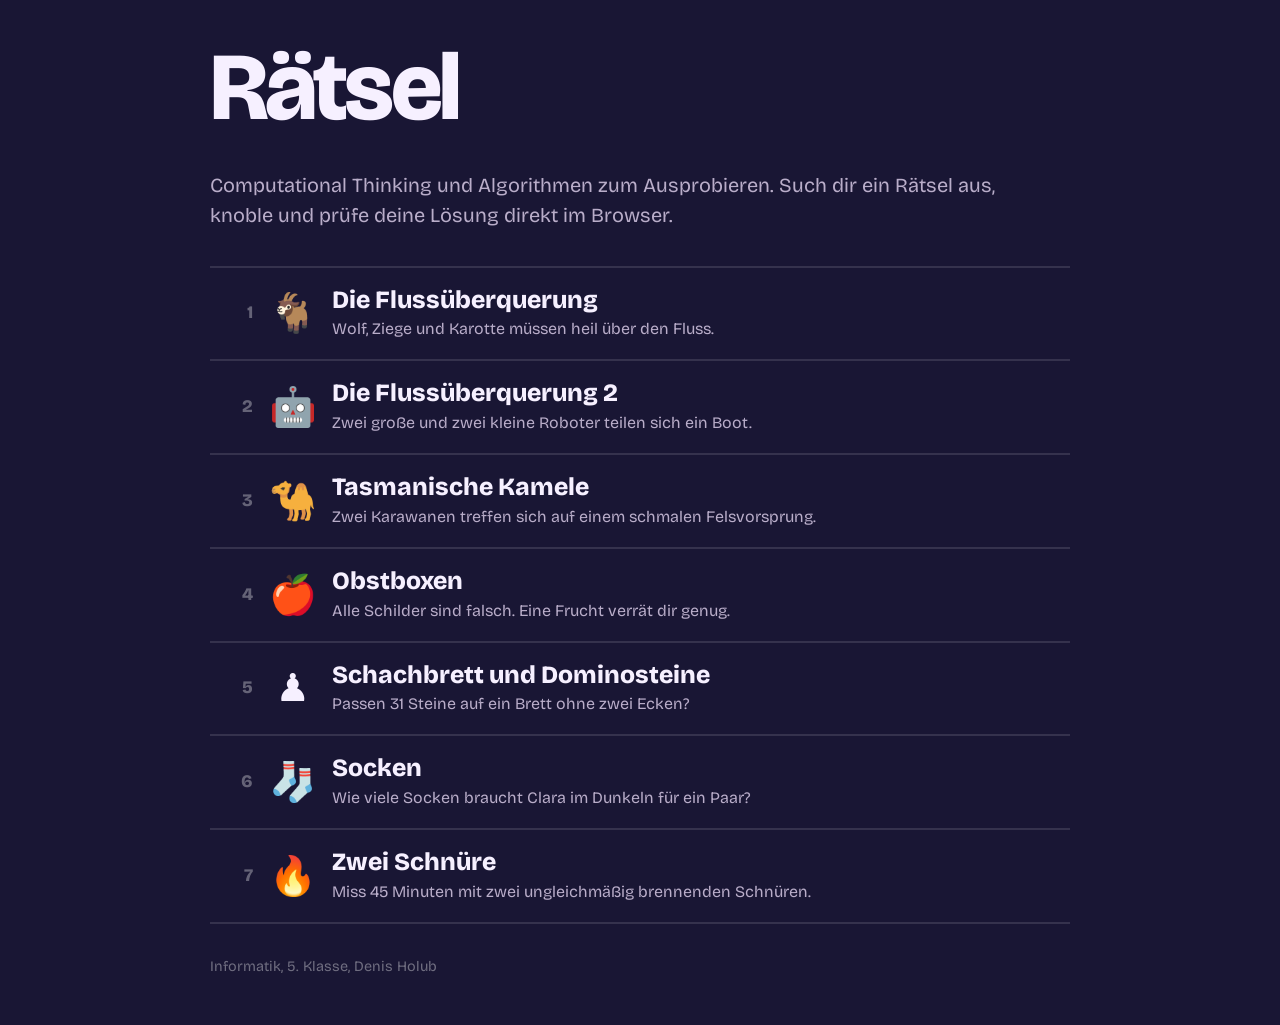
<file: index.html>
<!DOCTYPE html>
<html lang="de">
<head>
<meta charset="utf-8">
<meta name="viewport" content="width=device-width, initial-scale=1">
<title>Rätsel: Computational Thinking</title>
<link rel="preconnect" href="https://fonts.googleapis.com">
<link rel="preconnect" href="https://fonts.gstatic.com" crossorigin>
<link href="https://fonts.googleapis.com/css2?family=Bricolage+Grotesque:opsz,wght@12..96,400;12..96,600;12..96,800&display=swap" rel="stylesheet">
<link rel="stylesheet" href="common.css">
<style>
  main{max-width:900px;padding-top:40px}
  .intro h1{font-size:clamp(3rem,9vw,6rem);letter-spacing:-.04em}
  .intro p{font-size:clamp(1.05rem,2.2vw,1.25rem)}
  .list{list-style:none;margin:36px 0 0;padding:0;counter-reset:r}
  .list li{counter-increment:r;border-top:2px solid #FFFFFF1F}
  .list li:last-child{border-bottom:2px solid #FFFFFF1F}
  .list a{
    display:grid;
    grid-template-columns:2.2em 3.2rem 1fr;
    align-items:center;
    gap:14px;
    padding:18px 8px;
    color:var(--paper);
    text-decoration:none;
    border-radius:12px;
  }
  .list a::before{
    content:counter(r);
    font-weight:800;
    font-size:1.1rem;
    color:#FFFFFF55;
    text-align:right;
  }
  .list a:hover{background:#FFFFFF0D}
  .list a:hover .t{color:var(--good)}
  .ic{font-size:2.4rem;line-height:1;text-align:center}
  .t{display:block;font-size:clamp(1.2rem,2.6vw,1.55rem);font-weight:800;line-height:1.2}
  .d{display:block;color:var(--muted);margin-top:2px}
  footer{margin-top:32px;color:#FFFFFF60;font-size:.9rem}
  @media (max-width:520px){
    .list a{grid-template-columns:1.4em 2.4rem 1fr;gap:10px}
    .ic{font-size:1.9rem}
  }
</style>
</head>
<body>
<main>
  <section class="intro">
    <h1>Rätsel</h1>
    <p>Computational Thinking und Algorithmen zum Ausprobieren. Such dir ein Rätsel aus, knoble und prüfe deine Lösung direkt im Browser.</p>
  </section>

  <ol class="list">
    <li><a href="fluss.html">
      <span class="ic" aria-hidden="true">🐐</span>
      <span><span class="t">Die Flussüberquerung</span><span class="d">Wolf, Ziege und Karotte müssen heil über den Fluss.</span></span>
    </a></li>
    <li><a href="fluss.html?v=roboter">
      <span class="ic" aria-hidden="true">🤖</span>
      <span><span class="t">Die Flussüberquerung 2</span><span class="d">Zwei große und zwei kleine Roboter teilen sich ein Boot.</span></span>
    </a></li>
    <li><a href="kamele.html">
      <span class="ic" aria-hidden="true">🐪</span>
      <span><span class="t">Tasmanische Kamele</span><span class="d">Zwei Karawanen treffen sich auf einem schmalen Felsvorsprung.</span></span>
    </a></li>
    <li><a href="obstboxen.html">
      <span class="ic" aria-hidden="true">🍎</span>
      <span><span class="t">Obstboxen</span><span class="d">Alle Schilder sind falsch. Eine Frucht verrät dir genug.</span></span>
    </a></li>
    <li><a href="domino.html">
      <span class="ic" aria-hidden="true">♟️</span>
      <span><span class="t">Schachbrett und Dominosteine</span><span class="d">Passen 31 Steine auf ein Brett ohne zwei Ecken?</span></span>
    </a></li>
    <li><a href="socken.html">
      <span class="ic" aria-hidden="true">🧦</span>
      <span><span class="t">Socken</span><span class="d">Wie viele Socken braucht Clara im Dunkeln für ein Paar?</span></span>
    </a></li>
    <li><a href="schnuere.html">
      <span class="ic" aria-hidden="true">🔥</span>
      <span><span class="t">Zwei Schnüre</span><span class="d">Miss 45 Minuten mit zwei ungleichmäßig brennenden Schnüren.</span></span>
    </a></li>
  </ol>

  <footer>Informatik, 5. Klasse, Denis Holub</footer>
</main>
</body>
</html>
</file>
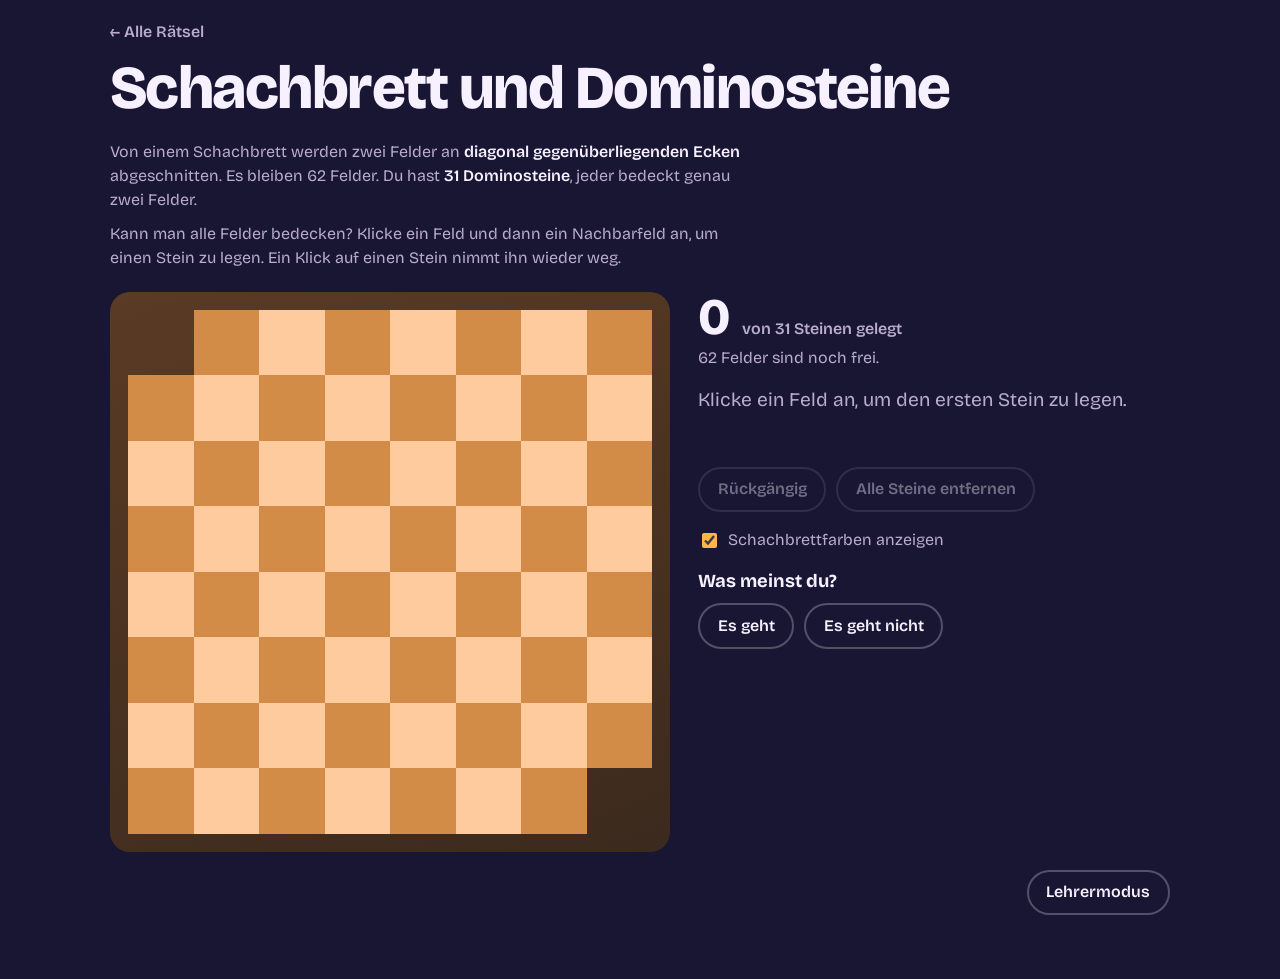
<file: domino.html>
<!DOCTYPE html>
<html lang="de">
<head>
<meta charset="utf-8">
<meta name="viewport" content="width=device-width, initial-scale=1">
<title>Schachbrett und Dominosteine</title>
<link rel="preconnect" href="https://fonts.googleapis.com">
<link rel="preconnect" href="https://fonts.gstatic.com" crossorigin>
<link href="https://fonts.googleapis.com/css2?family=Bricolage+Grotesque:opsz,wght@12..96,400;12..96,600;12..96,800&display=swap" rel="stylesheet">
<link rel="stylesheet" href="common.css">
<style>
  .play{
    display:grid;
    grid-template-columns:minmax(0,560px) 1fr;
    gap:28px;
    align-items:start;
    margin:22px 0 18px;
  }
  .board-wrap{
    padding:clamp(10px,2vw,18px);
    border-radius:20px;
    background:linear-gradient(160deg,#5A3B24,#3B2A1E);
  }
  .board{
    display:grid;
    grid-template-columns:repeat(8,1fr);
    grid-template-rows:repeat(8,1fr);
    aspect-ratio:1;
    width:100%;
  }
  .cell{
    border:0;
    padding:0;
    margin:0;
    font:inherit;
    cursor:pointer;
    background:#FDCB9E;
    position:relative;
  }
  .cell.dark{background:#D38C47}
  .board.plain .cell,.board.plain .cell.dark{background:#E9B98A}
  .cell.cut{background:transparent;cursor:default}
  .cell.selected{box-shadow:inset 0 0 0 4px var(--night)}
  .cell.option::after{
    content:"";
    position:absolute;
    inset:32%;
    border-radius:50%;
    background:#19163466;
  }
  .domino{
    margin:7%;
    border-radius:10px;
    background:var(--paper);
    border:2px solid var(--night);
    box-shadow:0 3px 0 #0005;
    cursor:pointer;
    position:relative;
    padding:0;
    font:inherit;
  }
  .domino.h{margin:7% 3.5%}
  .domino.v{margin:3.5% 7%}
  .domino::before{
    content:"";
    position:absolute;
    background:var(--night);
    opacity:.5;
  }
  .domino.h::before{left:50%;top:18%;bottom:18%;width:2px;transform:translateX(-50%)}
  .domino.v::before{top:50%;left:18%;right:18%;height:2px;transform:translateY(-50%)}
  .domino:hover{background:#FFE9EF}
  .side h2{font-size:1.15rem;margin:0 0 .4em}
  .big{font-size:clamp(2.2rem,5vw,3.2rem);font-weight:800;line-height:1}
  .big small{font-size:1rem;font-weight:600;color:var(--muted)}
  .side p{color:var(--muted);margin:.2em 0 1em}
  .tally{
    display:flex;
    gap:18px;
    margin:0 0 16px;
    padding:10px 14px;
    border:2px dashed #FFD58A80;
    border-radius:14px;
  }
  .tally span{display:flex;align-items:center;gap:.45em}
  .swatch{width:1.1em;height:1.1em;border-radius:4px;display:inline-block}
  @media (max-width:760px){
    .play{grid-template-columns:1fr}
  }
</style>
</head>
<body>
<main>
  <a class="back" href="./">← Alle Rätsel</a>
  <section class="intro">
    <h1>Schachbrett und Dominosteine</h1>
    <p>Von einem Schachbrett werden zwei Felder an <strong>diagonal gegenüberliegenden Ecken</strong> abgeschnitten. Es bleiben 62 Felder. Du hast <strong>31 Dominosteine</strong>, jeder bedeckt genau zwei Felder.</p>
    <p>Kann man alle Felder bedecken? Klicke ein Feld und dann ein Nachbarfeld an, um einen Stein zu legen. Ein Klick auf einen Stein nimmt ihn wieder weg.</p>
  </section>

  <div class="play">
    <div class="board-wrap"><div class="board" id="board"></div></div>
    <div class="side">
      <div class="big"><span id="placed">0</span> <small>von 31 Steinen gelegt</small></div>
      <p><span id="free">62</span> Felder sind noch frei.</p>

      <div class="tally" id="tally" hidden aria-live="polite">
        <span><i class="swatch" style="background:#FDCB9E"></i><b id="freeLight">0</b> helle frei</span>
        <span><i class="swatch" style="background:#D38C47"></i><b id="freeDark">0</b> dunkle frei</span>
      </div>

      <p class="status" id="status" aria-live="polite"></p>

      <div class="row">
        <button class="btn" id="undo">Rückgängig</button>
        <button class="btn" id="reset">Alle Steine entfernen</button>
      </div>
      <div class="settings">
        <label><input type="checkbox" id="colors" checked> Schachbrettfarben anzeigen</label>
      </div>

      <section class="ask">
        <h2>Was meinst du?</h2>
        <div class="row">
          <button class="btn" id="yes">Es geht</button>
          <button class="btn" id="no">Es geht nicht</button>
        </div>
        <p class="status" id="answer" aria-live="polite"></p>
      </section>
    </div>
  </div>

  <div class="row">
    <span class="grow"></span>
    <button class="btn" id="teacher">Lehrermodus</button>
  </div>

  <div class="row teacher-tools" id="teacherTools" hidden>
    <span class="label">Lehrermodus aktiv</span>
    <button class="btn" id="showSolution">Lösung zeigen</button>
    <button class="btn" id="count">Freie Felder nach Farbe zählen</button>
    <button class="btn" id="lock">Lehrermodus beenden</button>
  </div>

  <section class="solution" id="solution" hidden>
    <h2>Lösung: Es geht nicht</h2>
    <ol>
      <li>Ein Dominostein liegt immer waagrecht oder senkrecht. Er bedeckt deshalb immer <strong>ein helles und ein dunkles</strong> Feld.</li>
      <li>31 Steine bedecken also genau 31 helle und 31 dunkle Felder.</li>
      <li>Die beiden abgeschnittenen Ecken haben <strong>dieselbe Farbe</strong>. Übrig bleiben 30 helle und 32 dunkle Felder.</li>
      <li>30 helle Felder reichen nicht für 31 Steine. Egal wie man legt: Am Ende bleiben zwei dunkle Felder übrig.</li>
    </ol>
    <p>Das ist ein Beweis durch Zählen: Man muss nicht alle Möglichkeiten ausprobieren, eine einzige Beobachtung genügt.</p>
  </section>
</main>

<script src="common.js"></script>
<script>
(() => {
  const N = 8;
  const CUT = new Set(['0,0', '7,7']);
  const $ = id => document.getElementById(id);
  const boardEl = $('board'), statusEl = $('status');
  const k = (r, c) => `${r},${c}`;
  const isDark = (r, c) => (r + c) % 2 === 1;

  let occupied = new Map();
  let dominoes = [];
  let selected = null;
  let history = [];
  let nextId = 1;
  let showTally = false;
  const cells = {};

  for (let r = 0; r < N; r++) {
    for (let c = 0; c < N; c++) {
      const b = document.createElement(CUT.has(k(r, c)) ? 'div' : 'button');
      b.className = 'cell' + (isDark(r, c) ? ' dark' : '') + (CUT.has(k(r, c)) ? ' cut' : '');
      b.style.gridRow = r + 1;
      b.style.gridColumn = c + 1;
      if (!CUT.has(k(r, c))) {
        b.setAttribute('aria-label', `Feld Zeile ${r + 1}, Spalte ${c + 1}`);
        b.addEventListener('click', () => clickCell(r, c));
        cells[k(r, c)] = b;
      }
      boardEl.appendChild(b);
    }
  }

  const free = (r, c) => r >= 0 && c >= 0 && r < N && c < N && !CUT.has(k(r, c)) && !occupied.has(k(r, c));
  const neighbours = (r, c) => [[r - 1, c], [r + 1, c], [r, c - 1], [r, c + 1]].filter(([a, b]) => free(a, b));

  function setStatus(text, kind = '') {
    statusEl.textContent = text;
    statusEl.className = 'status' + (kind ? ' ' + kind : '');
  }

  function clickCell(r, c) {
    if (!free(r, c)) return;
    if (selected && selected[0] === r && selected[1] === c) {
      selected = null;
    } else if (selected && neighbours(...selected).some(([a, b]) => a === r && b === c)) {
      addDomino(selected, [r, c], true);
      selected = null;
    } else {
      selected = [r, c];
      if (neighbours(r, c).length === 0) {
        setStatus('Dieses Feld hat keinen freien Nachbarn. Hier passt kein Stein mehr hin.', 'warn');
        selected = null;
        cells[k(r, c)].animate([
          { transform: 'scale(1)' }, { transform: 'scale(.85)' }, { transform: 'scale(1)' }
        ], { duration: 300 });
        update(false);
        return;
      }
    }
    update();
  }

  function addDomino(a, b, record) {
    const d = { id: nextId++, a, b };
    const el = document.createElement('button');
    const horiz = a[0] === b[0];
    el.className = 'domino ' + (horiz ? 'h' : 'v');
    el.style.gridRow = `${Math.min(a[0], b[0]) + 1} / span ${horiz ? 1 : 2}`;
    el.style.gridColumn = `${Math.min(a[1], b[1]) + 1} / span ${horiz ? 2 : 1}`;
    el.setAttribute('aria-label', 'Dominostein entfernen');
    el.addEventListener('click', () => { removeDomino(d, true); selected = null; update(); });
    d.el = el;
    boardEl.appendChild(el);
    el.animate([{ transform: 'scale(.6)', opacity: 0 }, { transform: 'scale(1)', opacity: 1 }], { duration: 180, easing: 'ease-out' });
    dominoes.push(d);
    occupied.set(k(...a), d);
    occupied.set(k(...b), d);
    if (record) history.push({ type: 'add', d });
  }

  function removeDomino(d, record) {
    d.el.remove();
    dominoes = dominoes.filter(x => x !== d);
    occupied.delete(k(...d.a));
    occupied.delete(k(...d.b));
    if (record) history.push({ type: 'remove', d });
  }

  function undo() {
    const last = history.pop();
    if (!last) return;
    selected = null;
    if (last.type === 'add') {
      removeDomino(last.d, false);
    } else {
      addDomino(last.d.a, last.d.b, false);
      const fresh = dominoes[dominoes.length - 1];
      history.forEach(h => { if (h.d === last.d) h.d = fresh; });
    }
    update();
  }

  function reset() {
    dominoes.slice().forEach(d => removeDomino(d, false));
    history = [];
    selected = null;
    update();
  }

  function update(withStatus = true) {
    const opts = selected ? neighbours(...selected).map(([a, b]) => k(a, b)) : [];
    let freeLight = 0, freeDark = 0, anyPair = false;
    Object.entries(cells).forEach(([key, el]) => {
      const [r, c] = key.split(',').map(Number);
      el.classList.toggle('selected', !!selected && selected[0] === r && selected[1] === c);
      el.classList.toggle('option', opts.includes(key));
      if (free(r, c)) {
        if (isDark(r, c)) freeDark++; else freeLight++;
        if (!anyPair && (free(r, c + 1) || free(r + 1, c))) anyPair = true;
      }
    });
    const freeCount = freeLight + freeDark;
    $('placed').textContent = dominoes.length;
    $('free').textContent = freeCount;
    $('freeLight').textContent = freeLight;
    $('freeDark').textContent = freeDark;
    $('undo').disabled = history.length === 0;
    $('reset').disabled = dominoes.length === 0;
    if (!withStatus) return;

    if (freeCount === 0) {
      setStatus('Alle Felder sind bedeckt!', 'win');
    } else if (selected) {
      setStatus('Jetzt ein markiertes Nachbarfeld anklicken.');
    } else if (!anyPair) {
      setStatus(dominoes.length === 30
        ? 'Kein Stein passt mehr. Genau zwei Felder bleiben übrig. Zufall, oder geht es nie?'
        : `Kein Stein passt mehr. ${freeCount} Felder bleiben frei. Nimm Steine weg und versuch es anders.`, 'warn');
    } else if (dominoes.length === 0) {
      setStatus('Klicke ein Feld an, um den ersten Stein zu legen.');
    } else {
      setStatus(`Noch ${31 - dominoes.length} Steine übrig.`);
    }
  }

  $('undo').addEventListener('click', undo);
  $('reset').addEventListener('click', reset);
  $('colors').addEventListener('change', e => boardEl.classList.toggle('plain', !e.target.checked));

  const answer = $('answer');
  $('yes').addEventListener('click', () => {
    answer.className = 'status';
    answer.textContent = 'Dann zeig es: Lege alle 31 Steine auf das Brett.';
  });
  $('no').addEventListener('click', () => {
    answer.className = 'status win';
    answer.textContent = 'Richtig, es geht nicht. Aber kannst du auch erklären, warum? Ausprobieren allein ist noch kein Beweis.';
  });

  const tally = $('tally'), countBtn = $('count');
  countBtn.addEventListener('click', () => {
    showTally = !showTally;
    tally.hidden = !showTally;
    countBtn.textContent = showTally ? 'Zählung ausblenden' : 'Freie Felder nach Farbe zählen';
  });

  const hideSolution = Raetsel.toggleSolution($('showSolution'), $('solution'));
  Raetsel.initTeacher(on => {
    if (!on) {
      hideSolution();
      showTally = false;
      tally.hidden = true;
      countBtn.textContent = 'Freie Felder nach Farbe zählen';
    }
  });

  update();
})();
</script>
</body>
</html>
</file>
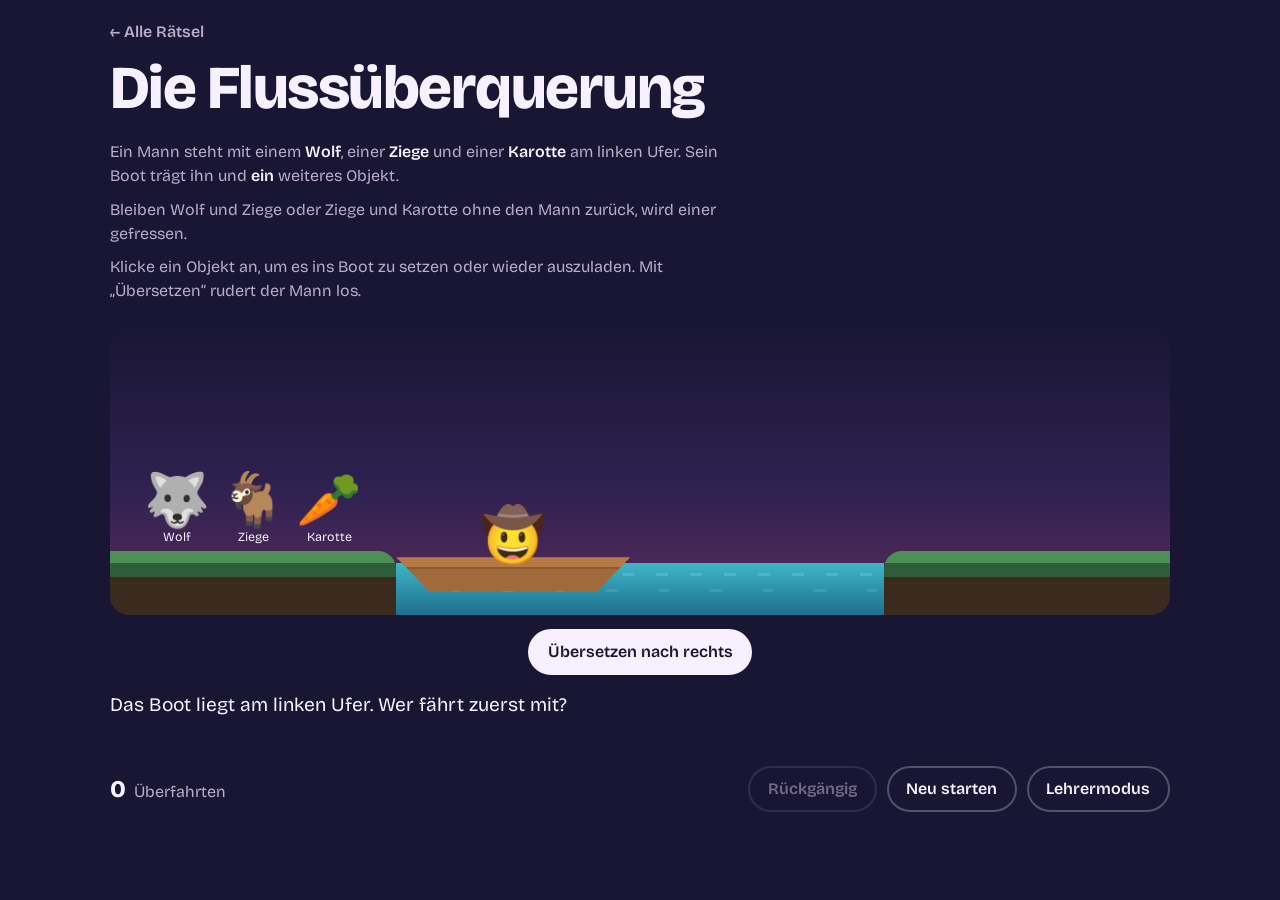
<file: fluss.html>
<!DOCTYPE html>
<html lang="de">
<head>
<meta charset="utf-8">
<meta name="viewport" content="width=device-width, initial-scale=1">
<title>Die Flussüberquerung</title>
<link rel="preconnect" href="https://fonts.googleapis.com">
<link rel="preconnect" href="https://fonts.gstatic.com" crossorigin>
<link href="https://fonts.googleapis.com/css2?family=Bricolage+Grotesque:opsz,wght@12..96,400;12..96,600;12..96,800&display=swap" rel="stylesheet">
<link rel="stylesheet" href="common.css">
<style>
  .scene{
    position:relative;
    display:grid;
    grid-template-columns:27% 1fr 27%;
    min-height:clamp(210px,26vw,290px);
    margin:22px 0 18px;
    border-radius:20px;
    overflow:hidden;
    background:linear-gradient(180deg, var(--night) 0%, var(--dusk) 55%, var(--plum) 100%);
  }
  .bank{
    position:relative;
    display:flex;
    flex-wrap:wrap;
    align-content:flex-end;
    align-items:flex-end;
    justify-content:center;
    gap:2px 4px;
    padding:14px 6px 70px;
  }
  .bank::after{
    content:"";
    position:absolute;
    left:0;right:0;bottom:0;
    height:64px;
    background:linear-gradient(180deg,#4E8F55 0 12px,#2F5D3A 12px 26px,#3B2A1E 26px 100%);
    z-index:0;
  }
  .bank.l::after{border-radius:0 18px 0 0}
  .bank.r::after{border-radius:18px 0 0 0}
  .river{position:relative}
  .water{
    position:absolute;
    left:0;right:0;bottom:0;
    height:52px;
    background:
      repeating-linear-gradient(90deg, transparent 0 22px, #FFFFFF22 22px 34px) 0 10px / 100% 3px no-repeat,
      repeating-linear-gradient(90deg, transparent 0 40px, #FFFFFF18 40px 52px) 14px 26px / 100% 3px no-repeat,
      linear-gradient(180deg,#3FB6C8,#1E6F8C);
  }
  .boat{
    position:absolute;
    bottom:24px;
    left:0;
    width:48%;
    display:flex;
    flex-direction:column;
    align-items:center;
    transition:transform 1.1s cubic-bezier(.45,.05,.35,1);
    z-index:2;
  }
  .boat.right{transform:translateX(108.3333%)}
  .load{
    display:flex;
    align-items:flex-end;
    justify-content:center;
    gap:0 2px;
    min-height:3em;
    margin-bottom:-.45em;
  }
  .hull{
    width:100%;
    height:34px;
    background:linear-gradient(180deg,#B57A45 0 30%,#8A5A31 30% 36%,#A06A3A 36% 100%);
    clip-path:polygon(0 0,100% 0,86% 100%,14% 100%);
  }
  .item{
    position:relative;
    z-index:1;
    font:inherit;
    background:none;
    border:0;
    padding:2px 3px;
    color:var(--paper);
    display:flex;
    flex-direction:column;
    align-items:center;
    line-height:1;
    border-radius:10px;
    cursor:pointer;
  }
  .item:disabled{cursor:default}
  .item .ic{font-size:clamp(1.8rem,4.4vw,3.3rem)}
  .item.tall .ic{font-size:clamp(2.3rem,5.8vw,4.3rem)}
  .item.small .ic{font-size:clamp(1.2rem,2.9vw,2.1rem)}
  .item .nm{font-size:clamp(.62rem,1.3vw,.78rem);color:var(--paper);margin-top:3px;white-space:nowrap}
  .boat .item .nm{display:none}
  .ferry{cursor:default}
  .item.eaten .ic{filter:grayscale(1);opacity:.35}
  .item.eaten::after{
    content:"";
    position:absolute;
    left:15%;right:15%;top:40%;
    height:4px;
    background:var(--bad);
    transform:rotate(-20deg);
    border-radius:2px;
  }
  .cross-row{display:flex;justify-content:center;margin:-4px 0 16px}
  @media (max-width:640px){
    .scene{grid-template-columns:30% 1fr 30%}
    .item .nm{display:none}
  }
</style>
</head>
<body>
<main>
  <a class="back" href="./">← Alle Rätsel</a>
  <section class="intro">
    <h1 id="title">Die Flussüberquerung</h1>
    <div id="introText"></div>
  </section>

  <div class="scene" id="scene">
    <div class="bank l" id="bankL" aria-label="Linkes Ufer"></div>
    <div class="river">
      <div class="water" aria-hidden="true"></div>
      <div class="boat" id="boat">
        <div class="load" id="load"></div>
        <div class="hull" aria-hidden="true"></div>
      </div>
    </div>
    <div class="bank r" id="bankR" aria-label="Rechtes Ufer"></div>
  </div>

  <div class="cross-row"><button class="btn primary" id="cross">Übersetzen</button></div>

  <p class="status" id="status" aria-live="polite"></p>

  <div class="row">
    <span class="counter grow"><b id="count">0</b> Überfahrten</span>
    <button class="btn" id="undo">Rückgängig</button>
    <button class="btn" id="reset">Neu starten</button>
    <button class="btn" id="teacher">Lehrermodus</button>
  </div>

  <div class="row teacher-tools" id="teacherTools" hidden>
    <span class="label">Lehrermodus aktiv</span>
    <button class="btn" id="showSolution">Lösung zeigen</button>
    <button class="btn" id="demo">Lösung vorführen</button>
    <button class="btn" id="lock">Lehrermodus beenden</button>
  </div>

  <section class="solution" id="solution" hidden>
    <h2>Lösung</h2>
    <ol id="solutionList"></ol>
    <p id="solutionNote"></p>
  </section>
</main>

<script src="common.js"></script>
<script>
(() => {
  const VARIANTS = {
    bauer: {
      title: 'Die Flussüberquerung',
      intro: [
        'Ein Mann steht mit einem <strong>Wolf</strong>, einer <strong>Ziege</strong> und einer <strong>Karotte</strong> am linken Ufer. Sein Boot trägt ihn und <strong>ein</strong> weiteres Objekt.',
        'Bleiben Wolf und Ziege oder Ziege und Karotte ohne den Mann zurück, wird einer gefressen.',
        'Klicke ein Objekt an, um es ins Boot zu setzen oder wieder auszuladen. Mit „Übersetzen“ rudert der Mann los.'
      ],
      ferryman: { icon: '🤠', name: 'Mann' },
      items: [
        { id: 'wolf', icon: '🐺', name: 'Wolf' },
        { id: 'ziege', icon: '🐐', name: 'Ziege' },
        { id: 'karotte', icon: '🥕', name: 'Karotte' }
      ],
      capacity: load => load.length > 1 ? 'Neben dem Mann passt nur ein Objekt ins Boot.' : null,
      needsDriver: false,
      danger(ids) {
        const h = new Set(ids);
        if (h.has('wolf') && h.has('ziege')) return { eater: 'wolf', eaten: 'ziege', msg: 'Oh nein! Der Wolf hat die Ziege gefressen.' };
        if (h.has('ziege') && h.has('karotte')) return { eater: 'ziege', eaten: 'karotte', msg: 'Oh nein! Die Ziege hat die Karotte gefressen.' };
        return null;
      },
      optimal: 7,
      solution: [['ziege'], [], ['wolf'], ['ziege'], ['karotte'], [], ['ziege']],
      steps: [
        'Die Ziege hinüberbringen.',
        'Allein zurückrudern.',
        'Den Wolf hinüberbringen.',
        'Die Ziege wieder mit zurücknehmen.',
        'Die Karotte hinüberbringen.',
        'Allein zurückrudern.',
        'Die Ziege hinüberbringen.'
      ],
      note: 'In Schritt 3 kann man auch zuerst die Karotte und in Schritt 5 dann den Wolf holen. Beide Wege brauchen 7 Überfahrten. Der Trick: Die Ziege darf wieder zurückfahren.'
    },
    roboter: {
      title: 'Die Flussüberquerung 2',
      intro: [
        'Zwei <strong>Tallbots</strong> (große Roboter) und zwei <strong>Smallbots</strong> (kleine Roboter) wollen über den Fluss.',
        'Im Boot dürfen höchstens zwei Smallbots oder ein einziger Tallbot sein. Ohne Roboter an Bord bewegt sich das Boot nicht.',
        'Klicke einen Roboter an, um ihn ins Boot zu setzen oder wieder auszuladen. Mit „Übersetzen“ fährt das Boot los.'
      ],
      ferryman: null,
      items: [
        { id: 't1', icon: '🤖', name: 'Tallbot 1', size: 'tall' },
        { id: 't2', icon: '🤖', name: 'Tallbot 2', size: 'tall' },
        { id: 's1', icon: '🤖', name: 'Smallbot 1', size: 'small' },
        { id: 's2', icon: '🤖', name: 'Smallbot 2', size: 'small' }
      ],
      capacity(load) {
        const tall = load.filter(i => i.size === 'tall').length;
        const small = load.length - tall;
        if (tall > 1 || (tall === 1 && small > 0)) return 'Ein Tallbot braucht das ganze Boot und fährt immer allein.';
        if (small > 2) return 'Höchstens zwei Smallbots passen ins Boot.';
        return null;
      },
      needsDriver: true,
      danger: () => null,
      optimal: 9,
      solution: [['s1', 's2'], ['s1'], ['t1'], ['s2'], ['s1', 's2'], ['s1'], ['t2'], ['s2'], ['s1', 's2']],
      steps: [
        'Beide Smallbots fahren hinüber.',
        'Ein Smallbot fährt zurück.',
        'Ein Tallbot fährt hinüber.',
        'Der andere Smallbot fährt zurück.',
        'Beide Smallbots fahren hinüber.',
        'Ein Smallbot fährt zurück.',
        'Der zweite Tallbot fährt hinüber.',
        'Der andere Smallbot fährt zurück.',
        'Beide Smallbots fahren hinüber.'
      ],
      note: 'Die Smallbots sind die „Fährleute“: Nach jedem Tallbot muss ein Smallbot das Boot zurückbringen. Das ergibt 9 Überfahrten.'
    }
  };

  const key = new URLSearchParams(location.search).get('v') === 'roboter' ? 'roboter' : 'bauer';
  const V = VARIANTS[key];
  const { wait } = Raetsel;
  const $ = id => document.getElementById(id);

  document.title = V.title;
  $('title').textContent = V.title;
  $('introText').innerHTML = V.intro.map(p => `<p>${p}</p>`).join('');
  $('solutionList').innerHTML = V.steps.map(s => `<li>${s}</li>`).join('');
  $('solutionNote').textContent = V.note;

  const bankL = $('bankL'), bankR = $('bankR'), load = $('load'), boatEl = $('boat');
  const statusEl = $('status'), countEl = $('count');
  const crossBtn = $('cross'), undoBtn = $('undo'), resetBtn = $('reset'), demoBtn = $('demo');

  let pos = {}, boat = 'L', crossings = 0, history = [];
  let busy = false, lost = null, won = false, demoRunning = false;

  const byId = Object.fromEntries(V.items.map(i => [i.id, i]));
  const els = {};
  V.items.forEach(i => {
    const b = document.createElement('button');
    b.className = 'item' + (i.size ? ' ' + i.size : '');
    b.innerHTML = `<span class="ic" aria-hidden="true">${i.icon}</span><span class="nm">${i.name}</span>`;
    b.addEventListener('click', () => { if (!demoRunning) toggle(i.id); });
    els[i.id] = b;
  });
  let ferryEl = null;
  if (V.ferryman) {
    ferryEl = document.createElement('span');
    ferryEl.className = 'item ferry';
    ferryEl.innerHTML = `<span class="ic" aria-hidden="true">${V.ferryman.icon}</span>`;
    ferryEl.setAttribute('aria-label', V.ferryman.name + ' im Boot');
  }

  const side = s => s === 'L' ? 'links' : 'rechts';
  const inBoat = () => V.items.filter(i => pos[i.id] === 'B').map(i => i.id);

  function setStatus(text, kind = '') {
    statusEl.textContent = text;
    statusEl.className = 'status' + (kind ? ' ' + kind : '');
  }

  function shake(el) {
    el.animate([
      { transform: 'translateX(0)' }, { transform: 'translateX(-8px)' },
      { transform: 'translateX(8px)' }, { transform: 'translateX(-4px)' },
      { transform: 'translateX(0)' }
    ], { duration: 360, easing: 'ease-in-out' });
  }

  function render() {
    load.innerHTML = '';
    if (ferryEl) load.appendChild(ferryEl);
    V.items.forEach(i => {
      const p = pos[i.id];
      const target = p === 'B' ? load : p === 'L' ? bankL : bankR;
      target.appendChild(els[i.id]);
      const where = p === 'B' ? 'im Boot' : 'am ' + (p === 'L' ? 'linken' : 'rechten') + ' Ufer';
      els[i.id].setAttribute('aria-label', `${i.name}, ${where}`);
      els[i.id].disabled = busy || !!lost || won;
      els[i.id].classList.toggle('eaten', !!lost && lost.eaten === i.id);
    });
    boatEl.classList.toggle('right', boat === 'R');
    crossBtn.textContent = boat === 'L' ? 'Übersetzen nach rechts' : 'Übersetzen nach links';
    crossBtn.disabled = busy || !!lost || won || demoRunning;
    undoBtn.disabled = busy || history.length === 0 || demoRunning;
    resetBtn.disabled = demoRunning;
    countEl.textContent = crossings;
  }

  function reset() {
    V.items.forEach(i => { pos[i.id] = 'L'; });
    boat = 'L';
    crossings = 0;
    history = [];
    lost = null;
    won = false;
    busy = false;
    render();
    setStatus('Das Boot liegt am linken Ufer. Wer fährt zuerst mit?');
  }

  function toggle(id) {
    if (busy || lost || won) return;
    const item = byId[id];
    if (pos[id] === 'B') {
      pos[id] = boat;
      render();
      setStatus(`${item.name} steigt wieder aus.`);
      return;
    }
    if (pos[id] !== boat) {
      shake(els[id]);
      setStatus(`${item.name} steht am anderen Ufer. Das Boot liegt gerade ${side(boat)}.`, 'warn');
      return;
    }
    const err = V.capacity([...inBoat(), id].map(x => byId[x]));
    if (err) {
      shake(els[id]);
      setStatus(err, 'warn');
      return;
    }
    pos[id] = 'B';
    render();
    setStatus(`${item.name} steigt ins Boot.`);
  }

  async function cross() {
    if (busy || lost || won) return;
    const cargo = inBoat();
    if (V.needsDriver && cargo.length === 0) {
      shake(boatEl);
      setStatus('Das Boot bewegt sich nur, wenn ein Roboter an Bord ist.', 'warn');
      return;
    }
    const snap = { ...pos };
    cargo.forEach(id => { snap[id] = boat; });
    history.push({ pos: snap, boat });
    busy = true;
    const departed = boat;
    boat = boat === 'L' ? 'R' : 'L';
    render();
    await wait(1150);
    cargo.forEach(id => { pos[id] = boat; });
    crossings++;
    busy = false;
    evaluate(departed);
    render();
  }

  function evaluate(departed) {
    if (V.ferryman) {
      const alone = V.items.filter(i => pos[i.id] === departed).map(i => i.id);
      const d = V.danger(alone);
      if (d) {
        lost = d;
        setStatus(`${d.msg} Mach die Überfahrt rückgängig oder starte neu.`, 'warn');
        const bite = els[d.eater];
        bite.animate([
          { transform: 'scale(1) rotate(0)' }, { transform: 'scale(1.25) rotate(-8deg)' },
          { transform: 'scale(1) rotate(0)' }, { transform: 'scale(1.25) rotate(8deg)' },
          { transform: 'scale(1) rotate(0)' }
        ], { duration: 700 });
        return;
      }
    }
    if (V.items.every(i => pos[i.id] === 'R')) {
      won = true;
      setStatus(crossings <= V.optimal
        ? `Geschafft in ${crossings} Überfahrten! Weniger geht nicht.`
        : `Geschafft in ${crossings} Überfahrten! Es geht auch mit ${V.optimal}.`, 'win');
      return;
    }
    setStatus(`Das Boot liegt jetzt ${side(boat)}. Wer fährt als Nächstes mit?`);
  }

  function undo() {
    if (busy || demoRunning) return;
    const s = history.pop();
    if (!s) return;
    pos = { ...s.pos };
    boat = s.boat;
    crossings--;
    lost = null;
    won = false;
    render();
    setStatus(`Überfahrt zurückgenommen. Das Boot liegt wieder ${side(boat)}.`);
  }

  async function runDemo() {
    if (demoRunning) { demoRunning = false; return; }
    reset();
    demoRunning = true;
    demoBtn.textContent = 'Vorführung stoppen';
    render();
    setStatus('Die Vorführung läuft …');
    for (const step of V.solution) {
      for (const id of step) {
        await wait(500);
        if (!demoRunning) break;
        toggle(id);
      }
      await wait(500);
      if (!demoRunning) break;
      await cross();
      await wait(400);
      if (!demoRunning) break;
    }
    demoRunning = false;
    demoBtn.textContent = 'Lösung vorführen';
    render();
  }

  crossBtn.addEventListener('click', cross);
  undoBtn.addEventListener('click', undo);
  resetBtn.addEventListener('click', reset);
  demoBtn.addEventListener('click', runDemo);
  const hideSolution = Raetsel.toggleSolution($('showSolution'), $('solution'));
  Raetsel.initTeacher(on => {
    if (!on) {
      hideSolution();
      if (demoRunning) demoRunning = false;
    }
  });

  reset();
})();
</script>
</body>
</html>
</file>
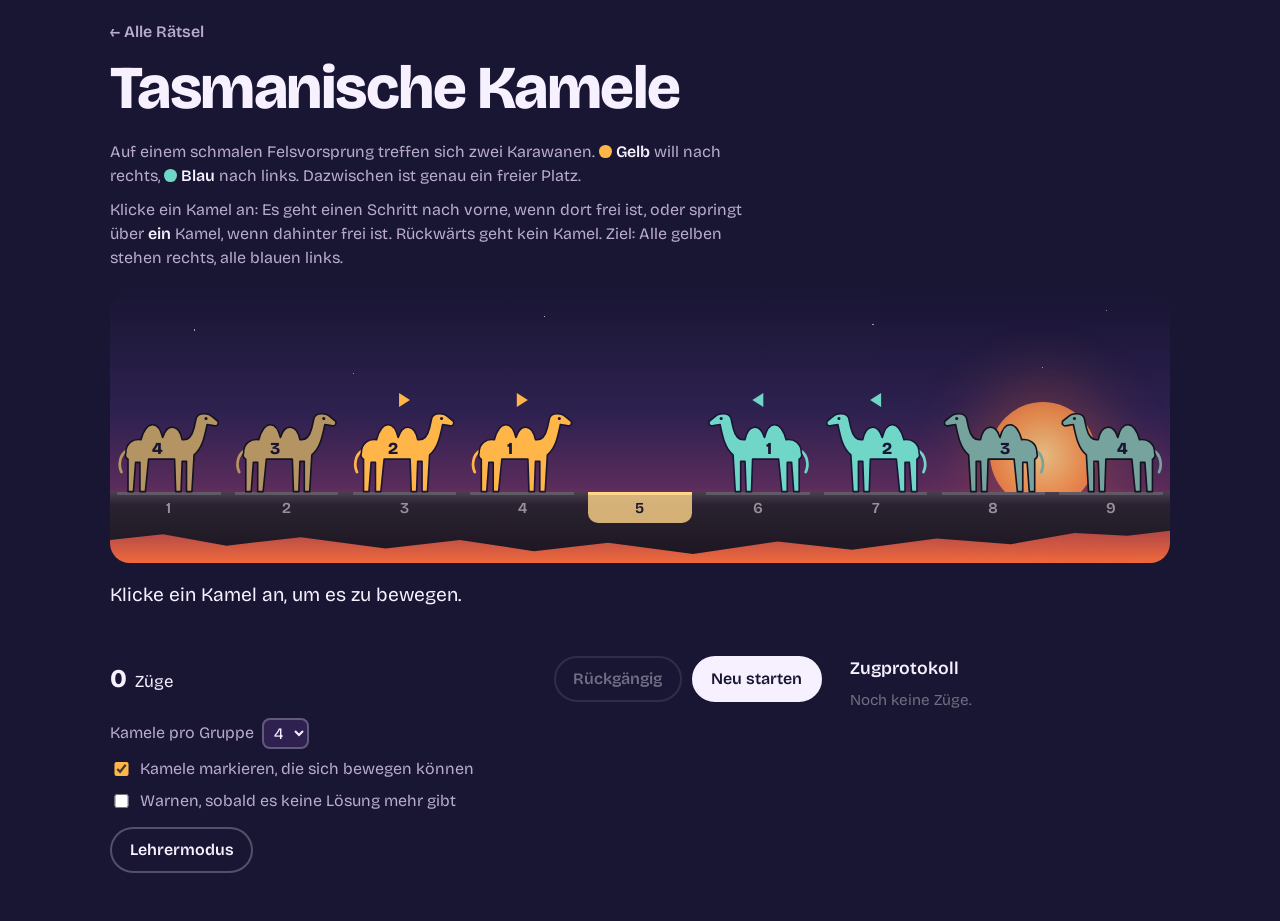
<file: kamele.html>
<!DOCTYPE html>
<html lang="de">
<head>
<meta charset="utf-8">
<meta name="viewport" content="width=device-width, initial-scale=1">
<title>Tasmanische Kamele</title>
<link rel="preconnect" href="https://fonts.googleapis.com">
<link rel="preconnect" href="https://fonts.gstatic.com" crossorigin>
<link href="https://fonts.googleapis.com/css2?family=Bricolage+Grotesque:opsz,wght@12..96,400;12..96,600;12..96,800&display=swap" rel="stylesheet">
<style>
  :root{
    --night:#191634;
    --dusk:#2E2150;
    --plum:#5A2C5C;
    --ember:#F06A3C;
    --basalt:#2A2230;
    --stone:#4A3F4E;
    --amber:#FFB547;
    --teal:#6FD6C8;
    --paper:#F6F0FF;
    --muted:#B9ADC9;
  }
  *{box-sizing:border-box}
  [hidden]{display:none !important}
  body{
    margin:0;
    background:var(--night);
    color:var(--paper);
    font-family:"Bricolage Grotesque",system-ui,-apple-system,"Segoe UI",sans-serif;
    line-height:1.5;
  }
  main{max-width:1100px;margin:0 auto;padding:20px 20px 48px}

  .intro h1{
    font-size:clamp(2.2rem,5.5vw,3.8rem);
    font-weight:800;
    line-height:1;
    letter-spacing:-.025em;
    margin:0 0 .35em;
  }
  .intro p{max-width:64ch;margin:0 0 .6em;color:var(--muted)}
  .intro strong{color:var(--paper);font-weight:600}
  .sw{display:inline-block;width:.8em;height:.8em;border-radius:50%;vertical-align:-.05em;margin-right:.25em}
  .sw.l{background:var(--amber)} .sw.r{background:var(--teal)}

  .scene{
    position:relative;
    width:100%;
    margin:22px 0 18px;
    border-radius:20px;
    overflow:hidden;
    background:
      radial-gradient(1.5px 1.5px at 8% 14%, #fff9 50%, transparent 51%),
      radial-gradient(1px 1px at 23% 30%, #fff8 50%, transparent 51%),
      radial-gradient(1.5px 1.5px at 41% 9%, #fffa 50%, transparent 51%),
      radial-gradient(1px 1px at 57% 24%, #fff7 50%, transparent 51%),
      radial-gradient(1.5px 1.5px at 72% 12%, #fff9 50%, transparent 51%),
      radial-gradient(1px 1px at 88% 28%, #fff8 50%, transparent 51%),
      radial-gradient(1px 1px at 94% 7%, #fff7 50%, transparent 51%),
      linear-gradient(180deg, var(--night) 0%, var(--dusk) 45%, var(--plum) 72%, #A5424A 86%, var(--ember) 100%);
  }
  .sun{
    position:absolute;
    right:7%;
    bottom:20%;
    width:10%;
    aspect-ratio:1;
    border-radius:50%;
    background:radial-gradient(circle, #FFD58A 0%, #FF9A4D 55%, #F06A3C 100%);
    box-shadow:0 0 60px 20px #F06A3C55;
    opacity:.85;
  }
  .ledge{
    position:absolute;
    left:0;right:0;bottom:0;
    height:26%;
    background:linear-gradient(180deg, var(--stone) 0%, var(--basalt) 18%, #1B1520 100%);
    clip-path:polygon(0 0,100% 0,100% 55%,96% 62%,91% 58%,85% 74%,78% 66%,70% 82%,63% 70%,55% 88%,47% 72%,40% 84%,33% 68%,26% 80%,18% 64%,11% 76%,5% 60%,0 68%);
  }
  .tiles{
    position:absolute;
    left:0;right:0;
    bottom:calc(26% - 1.9em);
    display:grid;
    grid-template-columns:repeat(var(--size), 1fr);
    height:1.9em;
  }
  .tile{
    display:flex;align-items:center;justify-content:center;
    margin:0 6%;
    border-radius:0 0 10px 10px;
    font-size:clamp(.7rem,1.6vw,.95rem);
    font-weight:600;
    color:#FFFFFF80;
    border-top:3px solid #FFFFFF26;
  }
  .tile.empty{
    color:var(--night);
    background:#FFD58ACC;
    border-top-color:#FFD58A;
  }

  .camels{position:absolute;inset:0 0 26% 0}
  .camel{
    position:absolute;
    bottom:-2px;
    width:calc(100% / var(--size));
    padding:0;
    border:0;
    background:none;
    cursor:pointer;
    left:0;
    will-change:transform;
    font:inherit;
    border-radius:12px;
  }
  .camel.hint svg{filter:drop-shadow(0 0 10px #fff) drop-shadow(0 0 4px #fff)}
  .camel:focus-visible{outline:3px solid var(--paper);outline-offset:2px}
  .camel.l{color:var(--amber)}
  .camel.r{color:var(--teal)}
  .hop,.shake{display:block}
  .hop{position:relative;transform-origin:50% 100%}
  .camel svg{display:block;width:92%;margin:0 auto;overflow:visible}
  .camel.r svg{transform:scaleX(-1)}
  .camel .num{
    position:absolute;
    left:40%;top:50%;
    transform:translate(-50%,-50%);
    font-weight:800;
    font-size:clamp(.65rem,1.7vw,1.05rem);
    color:var(--night);
    pointer-events:none;
  }
  .camel.r .num{left:60%}
  .camel:not(.movable) svg{filter:saturate(.55) brightness(.8)}
  .camel.movable::before{
    content:"";
    position:absolute;
    top:-14%;
    left:50%;
    width:0;height:0;
    border-top:7px solid transparent;
    border-bottom:7px solid transparent;
    transform:translateX(-50%);
  }
  .camel.l.movable::before{border-left:11px solid var(--amber)}
  .camel.r.movable::before{border-right:11px solid var(--teal)}


  .status{
    min-height:3.2em;
    font-size:clamp(1rem,2vw,1.2rem);
    margin:0 0 14px;
    max-width:70ch;
  }
  .status.win{color:#FFD58A;font-weight:600}
  .status.warn{color:#FF9C85}

  .panel{
    display:grid;
    grid-template-columns:1fr minmax(240px,320px);
    gap:28px;
    align-items:start;
  }
  .row{display:flex;flex-wrap:wrap;gap:10px;align-items:center;margin-bottom:16px}
  button.btn{
    font:inherit;
    font-weight:600;
    padding:.55em 1.1em;
    border-radius:999px;
    border:2px solid #FFFFFF40;
    background:transparent;
    color:var(--paper);
    cursor:pointer;
  }
  button.btn:hover:not(:disabled){border-color:var(--paper)}
  button.btn.primary{background:var(--paper);color:var(--night);border-color:var(--paper)}
  button.btn:disabled{opacity:.4;cursor:default}
  button.btn:focus-visible,select:focus-visible,input:focus-visible{outline:3px solid var(--amber);outline-offset:2px}
  .counter{font-size:1.05rem;margin-right:auto}
  .counter b{font-size:1.6rem;font-weight:800;margin-right:.15em}
  .settings{display:flex;flex-direction:column;gap:8px;color:var(--muted)}
  .settings label{display:flex;gap:.5em;align-items:center;cursor:pointer}
  select{
    font:inherit;
    background:var(--dusk);
    color:var(--paper);
    border:2px solid #FFFFFF40;
    border-radius:8px;
    padding:.2em .4em;
  }
  input[type=checkbox]{width:1.1em;height:1.1em;accent-color:var(--amber)}

  .teacher-tools{
    padding:12px 14px;
    border:2px dashed #FFD58A80;
    border-radius:14px;
  }
  .teacher-tools span{color:#FFD58A;font-weight:600;margin-right:auto}
  dialog{
    background:var(--dusk);
    color:var(--paper);
    border:2px solid #FFFFFF40;
    border-radius:16px;
    padding:22px 24px;
    width:min(92vw,360px);
  }
  dialog::backdrop{background:#0008}
  dialog h2{margin:0 0 .3em;font-size:1.3rem}
  dialog p{margin:0 0 .8em;color:var(--muted)}
  dialog input[type=password]{
    width:100%;
    font:inherit;
    padding:.5em .7em;
    border-radius:10px;
    border:2px solid #FFFFFF40;
    background:var(--night);
    color:var(--paper);
  }
  dialog .error{color:#FF9C85;min-height:1.5em;margin:.4em 0 .6em}
  dialog .row{justify-content:flex-end;margin:0}
  .log h2{font-size:1.1rem;font-weight:600;margin:0 0 .4em}
  .log ol{
    margin:0;
    padding-left:2.2em;
    max-height:260px;
    overflow-y:auto;
    color:var(--muted);
    font-size:.95rem;
  }
  .log li::marker{color:#FFFFFF60}
  .log .empty-note{color:#FFFFFF60;font-size:.95rem;margin:0}
  .log .l{color:var(--amber)} .log .r{color:var(--teal)}

  @media (max-width:760px){
    .panel{grid-template-columns:1fr}
    .ledge{height:30%}
    .camels{inset:0 0 30% 0}
    .tiles{bottom:calc(30% - 1.9em)}
  }
</style>
</head>
<body>
<main>
  <a href="./" style="display:inline-block;margin:0 0 14px;color:#B9ADC9;text-decoration:none;font-weight:600">← Alle Rätsel</a>
  <section class="intro">
    <h1>Tasmanische Kamele</h1>
    <p>Auf einem schmalen Felsvorsprung treffen sich zwei Karawanen. <strong><span class="sw l"></span>Gelb</strong> will nach rechts, <strong><span class="sw r"></span>Blau</strong> nach links. Dazwischen ist genau ein freier Platz.</p>
    <p>Klicke ein Kamel an: Es geht einen Schritt nach vorne, wenn dort frei ist, oder springt über <strong>ein</strong> Kamel, wenn dahinter frei ist. Rückwärts geht kein Kamel. Ziel: Alle gelben stehen rechts, alle blauen links.</p>
  </section>

  <div class="scene" id="scene">
    <div class="sun" aria-hidden="true"></div>
    <div class="ledge" aria-hidden="true"></div>
    <div class="tiles" id="tiles" aria-hidden="true"></div>
    <div class="camels" id="camels"></div>
  </div>

  <p class="status" id="status" aria-live="polite"></p>

  <div class="panel">
    <div>
      <div class="row">
        <span class="counter"><b id="moves">0</b> Züge</span>
        <button class="btn" id="undo">Rückgängig</button>
        <button class="btn primary" id="reset">Neu starten</button>
      </div>
      <div class="row teacher-tools" id="teacherTools" hidden>
        <span>Lehrermodus aktiv</span>
        <button class="btn" id="hint">Tipp</button>
        <button class="btn" id="demo">Lösung vorführen</button>
        <button class="btn" id="lock">Lehrermodus beenden</button>
      </div>
      <div class="settings">
        <label>Kamele pro Gruppe
          <select id="count">
            <option value="1">1</option>
            <option value="2">2</option>
            <option value="3">3</option>
            <option value="4" selected>4</option>
            <option value="5">5</option>
            <option value="6">6</option>
          </select>
        </label>
        <label><input type="checkbox" id="showMoves" checked> Kamele markieren, die sich bewegen können</label>
        <label><input type="checkbox" id="warnDead"> Warnen, sobald es keine Lösung mehr gibt</label>
        <p style="margin:6px 0 0"><button class="btn" id="teacher">Lehrermodus</button></p>
      </div>
    </div>

    <div class="log">
      <h2>Zugprotokoll</h2>
      <p class="empty-note" id="logEmpty">Noch keine Züge.</p>
      <ol id="log"></ol>
    </div>
  </div>
</main>

<dialog id="pwDialog">
  <form id="pwForm">
    <h2>Lehrermodus</h2>
    <p>Mit dem Passwort werden Tipp und Lösung freigeschaltet.</p>
    <input type="password" id="pwInput" autocomplete="off" aria-label="Passwort">
    <p class="error" id="pwError" aria-live="polite"></p>
    <div class="row">
      <button type="button" class="btn" id="pwCancel">Abbrechen</button>
      <button type="submit" class="btn primary">Freischalten</button>
    </div>
  </form>
</dialog>

<script>
(() => {
  // Passwort ändern: in der Browser-Konsole kameleHash('neuesPasswort') eingeben
  // und den ausgegebenen Wert hier eintragen.
  const PASSWORD_HASH = '6f649a50a623917b31960e5c05fd7bd79bb9e37ebc75a8fce6b803d29b02ed71';

  function sha256(str) {
    const bytes = new TextEncoder().encode(str);
    const K = [], H = [];
    const isPrime = x => { for (let i = 2; i * i <= x; i++) if (x % i === 0) return false; return true; };
    const frac = x => ((x - Math.floor(x)) * 4294967296) | 0;
    for (let p = 2, c = 0; c < 64; p++) {
      if (!isPrime(p)) continue;
      if (c < 8) H[c] = frac(Math.sqrt(p));
      K[c++] = frac(Math.cbrt(p));
    }
    const len = bytes.length;
    const buf = new Uint8Array(((len + 9 + 63) >> 6) << 6);
    buf.set(bytes); buf[len] = 0x80;
    const dv = new DataView(buf.buffer);
    dv.setUint32(buf.length - 8, Math.floor(len * 8 / 4294967296));
    dv.setUint32(buf.length - 4, (len * 8) >>> 0);
    const rotr = (x, n) => (x >>> n) | (x << (32 - n));
    const W = new Int32Array(64);
    for (let off = 0; off < buf.length; off += 64) {
      for (let i = 0; i < 16; i++) W[i] = dv.getInt32(off + i * 4);
      for (let i = 16; i < 64; i++) {
        const x = W[i - 15], y = W[i - 2];
        W[i] = (W[i - 16] + (rotr(x, 7) ^ rotr(x, 18) ^ (x >>> 3)) + W[i - 7] + (rotr(y, 17) ^ rotr(y, 19) ^ (y >>> 10))) | 0;
      }
      let [a, b, c, d, e, f, g, h] = H;
      for (let i = 0; i < 64; i++) {
        const t1 = (h + (rotr(e, 6) ^ rotr(e, 11) ^ rotr(e, 25)) + ((e & f) ^ (~e & g)) + K[i] + W[i]) | 0;
        const t2 = (t1 + (rotr(a, 2) ^ rotr(a, 13) ^ rotr(a, 22)) + ((a & b) ^ (a & c) ^ (b & c))) | 0;
        h = g; g = f; f = e; e = (d + t1) | 0; d = c; c = b; b = a; a = t2;
      }
      [a, b, c, d, e, f, g, h].forEach((v, i) => { H[i] = (H[i] + v) | 0; });
    }
    return H.map(v => (v >>> 0).toString(16).padStart(8, '0')).join('');
  }
  window.kameleHash = sha256;

  const CAMEL_SVG = `
    <svg viewBox="0 0 100 82" aria-hidden="true">
      <path d="M11 42 C4 46 3 56 6 62" fill="none" stroke="currentColor" stroke-width="2.5" stroke-linecap="round"/>
      <path fill="currentColor" stroke="#191634" stroke-width="1.5" stroke-linejoin="round"
        d="M10 44 C10 35 17 31 24 32 C29 14 40 14 44 30 C48 17 59 17 62 32
           C68 33 71 29 73 21 L75 12 C77 7 86 7 90 11 L95 15 C96 18 94 20 91 19 L85 18
           C83 27 81 40 73 46 L71 80 L66 80 L66 52 L62 52 L61 80 L56 80 L55 50
           L31 50 L28 80 L23 80 L23 53 L19 53 L17 80 L12 80 L12 50 C10 49 9 47 10 44 Z"/>
      <circle cx="84" cy="12.5" r="1.4" fill="#191634"/>
    </svg>`;

  const $ = id => document.getElementById(id);
  const scene = $('scene'), camelLayer = $('camels'), tilesEl = $('tiles');
  const statusEl = $('status'), movesEl = $('moves'), logEl = $('log'), logEmpty = $('logEmpty');
  const undoBtn = $('undo'), resetBtn = $('reset'), hintBtn = $('hint'), demoBtn = $('demo');
  const teacherBtn = $('teacher'), lockBtn = $('lock'), teacherTools = $('teacherTools');
  const pwDialog = $('pwDialog'), pwForm = $('pwForm'), pwInput = $('pwInput'), pwError = $('pwError');
  const countSel = $('count'), showMoves = $('showMoves'), warnDead = $('warnDead');

  const NAMES = { L: 'Gelb', R: 'Blau' };
  let n, size, camels, history, deadStates, goalKey, demoTimer = null;

  const label = c => `${NAMES[c.side]} ${c.num}`;

  function setup(count) {
    stopDemo();
    n = count;
    size = 2 * n + 1;
    deadStates = new Set();
    goalKey = 'R'.repeat(n) + '_' + 'L'.repeat(n);
    history = [];
    camels = [];
    for (let i = 0; i < n; i++) camels.push({ side: 'L', num: n - i, pos: i });
    for (let i = 0; i < n; i++) camels.push({ side: 'R', num: i + 1, pos: n + 1 + i });

    scene.style.setProperty('--size', size);
    scene.style.aspectRatio = `${size} / ${window.innerWidth < 760 ? 3.4 : 2.3}`;

    tilesEl.innerHTML = '';
    for (let i = 0; i < size; i++) {
      const t = document.createElement('div');
      t.className = 'tile';
      t.textContent = i + 1;
      tilesEl.appendChild(t);
    }

    camelLayer.innerHTML = '';
    camels.forEach(c => {
      const b = document.createElement('button');
      b.className = `camel ${c.side.toLowerCase()}`;
      b.innerHTML = `<span class="hop"><span class="shake">${CAMEL_SVG}</span><span class="num">${c.num}</span></span>`;
      b.addEventListener('click', () => { if (!demoTimer) play(c); });
      c.el = b;
      camelLayer.appendChild(b);
    });

    logEl.innerHTML = '';
    update();
    setStatus('Klicke ein Kamel an, um es zu bewegen.');
  }

  function board() {
    const b = Array(size).fill(null);
    camels.forEach(c => { b[c.pos] = c; });
    return b;
  }

  function stateKey() {
    return board().map(c => c ? c.side : '_').join('');
  }

  function moveFor(c, b = board()) {
    const d = c.side === 'L' ? 1 : -1;
    const next = c.pos + d, over = c.pos + 2 * d;
    if (next < 0 || next >= size)
      return { ok: false, why: `${label(c)} ist schon am Ende des Felsvorsprungs.` };
    if (!b[next]) return { ok: true, to: next, jump: false };
    if (over < 0 || over >= size)
      return { ok: false, why: `${label(c)} kann nicht springen: Dahinter ist der Abgrund.` };
    if (!b[over]) return { ok: true, to: over, jump: true, over: b[next] };
    return { ok: false, why: `${label(c)} kommt nicht weiter: Direkt vor ihm stehen zwei Kamele.` };
  }

  // Tiefensuche: liefert eine Zugfolge [[von, nach], ...] oder null
  function solve(key) {
    if (key === goalKey) return [];
    if (deadStates.has(key)) return null;
    const s = key.split('');
    for (let i = 0; i < s.length; i++) {
      if (s[i] === '_') continue;
      const d = s[i] === 'L' ? 1 : -1;
      for (const step of [1, 2]) {
        const t = i + d * step;
        if (t < 0 || t >= s.length || s[t] !== '_') continue;
        const ns = s.slice();
        ns[t] = s[i]; ns[i] = '_';
        const rest = solve(ns.join(''));
        if (rest) return [[i, t], ...rest];
      }
    }
    deadStates.add(key);
    return null;
  }

  function play(c) {
    const m = moveFor(c);
    clearHint();
    if (!m.ok) {
      c.el.querySelector('.shake').animate([
        { transform: 'translateX(0)' },
        { transform: 'translateX(-6%)' },
        { transform: 'translateX(6%)' },
        { transform: 'translateX(-3%)' },
        { transform: 'translateX(0)' }
      ], { duration: 380, easing: 'ease-in-out' });
      setStatus(m.why, 'warn');
      return false;
    }
    const from = c.pos;
    history.push({ camel: c, from, to: m.to });
    c.pos = m.to;
    addLog(c, from, m.to, m.jump ? m.over : null);
    update();
    animateMove(c, from, m.to);
    evaluate();
    return true;
  }

  function undo() {
    const last = history.pop();
    if (!last) return;
    clearHint();
    const c = last.camel;
    c.pos = last.from;
    logEl.lastElementChild?.remove();
    update();
    animateMove(c, last.to, last.from);
    evaluate();
  }

  // Flüssige Bewegung mit der Web Animations API:
  // Schritt = gemütliches Wiegen, Sprung = Anlauf, Bogen, Landung.
  function animateMove(c, from, to) {
    const hop = c.el.querySelector('.hop');
    c.el.getAnimations().forEach(a => a.cancel());
    hop.getAnimations().forEach(a => a.cancel());
    const x = p => `translateX(${p * 100}%)`;
    const dir = Math.sign(to - from);
    const jump = Math.abs(to - from) === 2;
    c.el.style.zIndex = jump ? 3 : 2;

    let move;
    if (jump) {
      const dur = 950;
      move = c.el.animate([
        { transform: x(from), offset: 0 },
        { transform: x(from), offset: .14, easing: 'cubic-bezier(.4,0,.6,1)' },
        { transform: x(to), offset: .86 },
        { transform: x(to), offset: 1 }
      ], { duration: dur });
      hop.animate([
        { transform: 'translateY(0) scale(1, 1)', offset: 0, easing: 'ease-out' },
        { transform: 'translateY(0) scale(1.05, .88)', offset: .14, easing: 'cubic-bezier(.2,.6,.4,1)' },
        { transform: `translateY(-85%) rotate(${-7 * dir}deg) scale(1, 1)`, offset: .5, easing: 'cubic-bezier(.6,0,.8,.4)' },
        { transform: 'translateY(0) scale(1.06, .86)', offset: .86, easing: 'ease-out' },
        { transform: 'translateY(0) scale(1, 1)', offset: 1 }
      ], { duration: dur });
    } else {
      const dur = 720;
      move = c.el.animate(
        [{ transform: x(from) }, { transform: x(to) }],
        { duration: dur, easing: 'cubic-bezier(.45,.05,.35,1)' }
      );
      hop.animate([
        { transform: 'translateY(0) rotate(0deg)' },
        { transform: 'translateY(-7%) rotate(-2.5deg)', offset: .25 },
        { transform: 'translateY(0) rotate(0deg)', offset: .5 },
        { transform: 'translateY(-7%) rotate(2.5deg)', offset: .75 },
        { transform: 'translateY(0) rotate(0deg)' }
      ], { duration: dur, easing: 'ease-in-out' });
    }
    move.onfinish = () => { c.el.style.zIndex = ''; };
  }

  function update() {
    const b = board();
    camels.forEach(c => {
      c.el.style.transform = `translateX(${c.pos * 100}%)`;
      const m = moveFor(c, b);
      const can = m.ok;
      c.el.classList.toggle('movable', can && showMoves.checked);
      c.el.setAttribute('aria-label',
        `${label(c)} auf Feld ${c.pos + 1}` + (can ? (m.jump ? `, kann auf Feld ${m.to + 1} springen` : `, kann auf Feld ${m.to + 1} gehen`) : ', kann sich nicht bewegen'));
    });
    [...tilesEl.children].forEach((t, i) => t.classList.toggle('empty', !b[i]));
    movesEl.textContent = history.length;
    logEmpty.hidden = history.length > 0;
    undoBtn.disabled = history.length === 0 || !!demoTimer;
    hintBtn.disabled = !!demoTimer;
  }

  function evaluate() {
    const key = stateKey();
    const best = n * (n + 2);
    if (key === goalKey) {
      const k = history.length;
      setStatus(k <= best
        ? `Geschafft in ${k} Zügen! Beide Karawanen ziehen weiter. Kürzer geht es nicht.`
        : `Geschafft in ${k} Zügen! Beide Karawanen ziehen weiter.`, 'win');
      return;
    }
    if (!camels.some(c => moveFor(c).ok)) {
      setStatus('Sackgasse: Kein Kamel kann sich mehr bewegen. Mach Züge rückgängig oder starte neu.', 'warn');
      return;
    }
    if (warnDead.checked && !solve(key)) {
      setStatus('Achtung: Von hier aus kommen nicht mehr alle Kamele ans Ziel. Mach Züge rückgängig.', 'warn');
      return;
    }
    if (!demoTimer) setStatus('Klicke ein Kamel an, um es zu bewegen.');
  }

  function addLog(c, from, to, over) {
    const li = document.createElement('li');
    const name = `<span class="${c.side.toLowerCase()}">${label(c)}</span>`;
    li.innerHTML = over
      ? `${name} springt über ${label(over)}: Feld ${from + 1} → ${to + 1}`
      : `${name} geht: Feld ${from + 1} → ${to + 1}`;
    logEl.appendChild(li);
    logEl.scrollTop = logEl.scrollHeight;
  }

  function setStatus(text, kind = '') {
    statusEl.textContent = text;
    statusEl.className = 'status' + (kind ? ' ' + kind : '');
  }

  function clearHint() {
    camels.forEach(c => c.el.classList.remove('hint'));
  }

  function hint() {
    const key = stateKey();
    if (key === goalKey) return;
    const sol = solve(key);
    clearHint();
    if (!sol) {
      setStatus('Von hier aus gibt es keine Lösung mehr. Mach Züge rückgängig, bis ein Tipp möglich ist.', 'warn');
      return;
    }
    const c = board()[sol[0][0]];
    c.el.classList.add('hint');
    setStatus(`Tipp: Bewege ${label(c)}.`);
  }

  function startDemo() {
    let sol = solve(stateKey());
    let msg = 'Die Vorführung läuft …';
    if (!sol || stateKey() === goalKey) {
      setup(n);
      sol = solve(stateKey());
      msg = 'Von hier gab es keine Lösung mehr, daher startet die Vorführung von vorne.';
    }
    const queue = sol.slice();
    demoTimer = setInterval(() => {
      const next = queue.shift();
      if (!next) { stopDemo(); evaluate(); return; }
      play(board()[next[0]]);
    }, 1150);
    demoBtn.textContent = 'Vorführung stoppen';
    setStatus(msg);
    update();
  }

  function stopDemo() {
    if (demoTimer) clearInterval(demoTimer);
    demoTimer = null;
    demoBtn.textContent = 'Lösung vorführen';
    if (camels) update();
  }

  function setTeacher(on) {
    teacherTools.hidden = !on;
    teacherBtn.hidden = on;
    if (!on) {
      stopDemo();
      clearHint();
      evaluate();
    }
  }

  teacherBtn.addEventListener('click', () => {
    pwInput.value = '';
    pwError.textContent = '';
    pwDialog.showModal();
    pwInput.focus();
  });
  $('pwCancel').addEventListener('click', () => pwDialog.close());
  pwForm.addEventListener('submit', e => {
    e.preventDefault();
    if (sha256(pwInput.value) === PASSWORD_HASH) {
      pwDialog.close();
      setTeacher(true);
    } else {
      pwError.textContent = 'Falsches Passwort. Versuch es noch einmal.';
      pwInput.select();
    }
  });
  lockBtn.addEventListener('click', () => setTeacher(false));
  hintBtn.addEventListener('click', hint);
  demoBtn.addEventListener('click', () => demoTimer ? (stopDemo(), evaluate()) : startDemo());
  undoBtn.addEventListener('click', undo);
  resetBtn.addEventListener('click', () => setup(n));
  countSel.addEventListener('change', () => setup(+countSel.value));
  showMoves.addEventListener('change', update);
  warnDead.addEventListener('change', evaluate);
  document.addEventListener('keydown', e => {
    if ((e.ctrlKey || e.metaKey) && e.key.toLowerCase() === 'z' && !demoTimer) { e.preventDefault(); undo(); }
  });
  window.addEventListener('resize', () => {
    scene.style.aspectRatio = `${size} / ${window.innerWidth < 760 ? 3.4 : 2.3}`;
  });

  setup(4);
})();
</script>
</body>
</html>
</file>
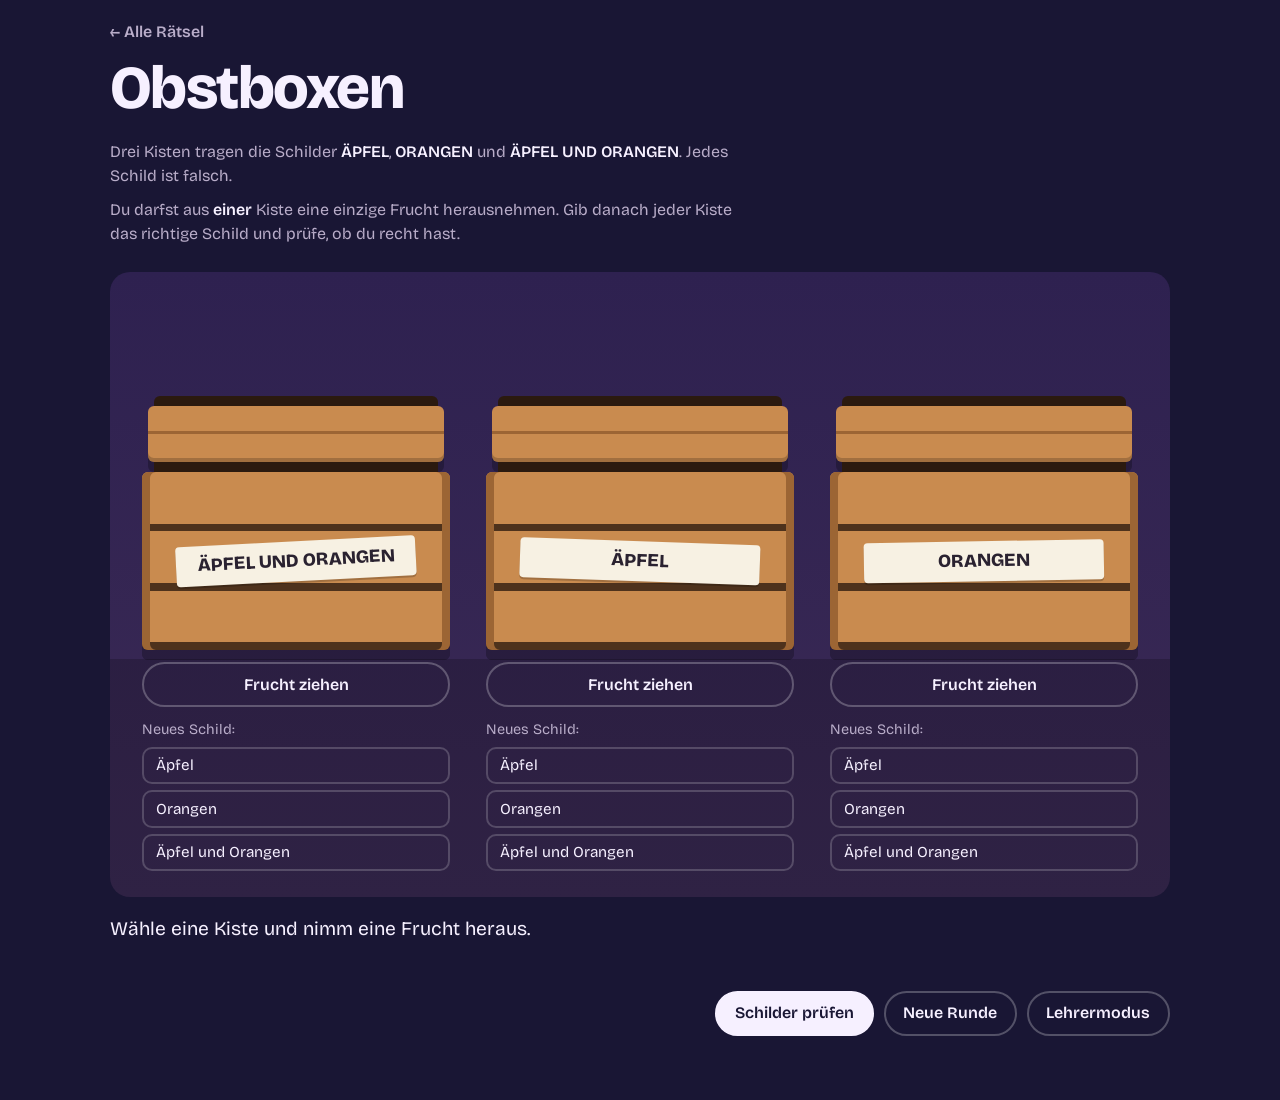
<file: obstboxen.html>
<!DOCTYPE html>
<html lang="de">
<head>
<meta charset="utf-8">
<meta name="viewport" content="width=device-width, initial-scale=1">
<title>Obstboxen</title>
<link rel="preconnect" href="https://fonts.googleapis.com">
<link rel="preconnect" href="https://fonts.gstatic.com" crossorigin>
<link href="https://fonts.googleapis.com/css2?family=Bricolage+Grotesque:opsz,wght@12..96,400;12..96,600;12..96,800&display=swap" rel="stylesheet">
<style>
  :root{
    --night:#191634;
    --dusk:#2E2150;
    --paper:#F6F0FF;
    --muted:#B9ADC9;
    --wood:#C98B4F;
    --wood-dark:#9C6534;
    --gap:#4E321C;
    --label:#F7F1E3;
    --ink:#2A2230;
    --apple:#D8352F;
    --orange:#F39A1E;
    --good:#FFD58A;
    --bad:#FF9C85;
  }
  *{box-sizing:border-box}
  [hidden]{display:none !important}
  body{
    margin:0;
    background:var(--night);
    color:var(--paper);
    font-family:"Bricolage Grotesque",system-ui,-apple-system,"Segoe UI",sans-serif;
    line-height:1.5;
  }
  main{max-width:1100px;margin:0 auto;padding:20px 20px 48px}

  .intro h1{
    font-size:clamp(2.2rem,5.5vw,3.8rem);
    font-weight:800;
    line-height:1;
    letter-spacing:-.025em;
    margin:0 0 .35em;
  }
  .intro p{max-width:64ch;margin:0 0 .6em;color:var(--muted)}
  .intro strong{color:var(--paper);font-weight:600}

  .stage{
    display:grid;
    grid-template-columns:repeat(3,1fr);
    gap:clamp(12px,3vw,36px);
    margin:26px 0 18px;
    padding:22px clamp(12px,3vw,32px) 26px;
    border-radius:20px;
    background:
      linear-gradient(180deg, transparent 0 62%, #00000033 62% 100%),
      linear-gradient(180deg, var(--dusk), #3B2A55);
  }
  .col{display:flex;flex-direction:column;align-items:stretch;gap:12px;min-width:0}

  .hand{
    height:clamp(56px,9vw,90px);
    display:flex;
    align-items:flex-end;
    justify-content:center;
  }
  .hand svg{height:100%;width:auto}
  .hand .pop{animation:pop .5s cubic-bezier(.3,1.6,.5,1)}
  @keyframes pop{from{transform:translateY(60%) scale(.4);opacity:0}to{transform:none;opacity:1}}

  .crate{
    position:relative;
    aspect-ratio:4/3.3;
    filter:drop-shadow(0 10px 0 #00000040);
  }
  .inside{
    position:absolute;
    left:4%;right:4%;top:0;height:34%;
    background:#2B1A0F;
    border-radius:6px 6px 0 0;
    display:flex;
    align-items:flex-end;
    justify-content:center;
    overflow:visible;
  }
  .pile{
    display:flex;
    justify-content:center;
    align-items:flex-end;
    width:100%;
    opacity:0;
    transform:translateY(30%);
    transition:opacity .4s, transform .4s;
  }
  .pile svg{width:24%;height:auto;margin:0 -3%}
  .pile svg:nth-child(even){transform:translateY(-22%)}
  .crate.open .pile{opacity:1;transform:none}
  .lid{
    position:absolute;
    left:2%;right:2%;top:4%;height:22%;
    border-radius:6px;
    background:linear-gradient(180deg,var(--wood) 0 45%,var(--wood-dark) 45% 50%,var(--wood) 50% 100%);
    box-shadow:inset 0 -4px 0 #0003;
    transition:transform .5s ease-in, opacity .5s;
    transform-origin:right center;
  }
  .crate.open .lid{transform:translate(8%,-70%) rotate(8deg);opacity:0}
  .front{
    position:absolute;
    left:0;right:0;top:30%;bottom:0;
    border-radius:6px;
    background:repeating-linear-gradient(180deg,var(--wood) 0 29%,var(--gap) 29% 33.3%);
    box-shadow:inset 8px 0 0 var(--wood-dark), inset -8px 0 0 var(--wood-dark);
  }
  .sticker{
    position:absolute;
    left:50%;top:50%;
    transform:translate(-50%,-50%) rotate(-3deg);
    width:78%;
    padding:.5em .4em;
    background:var(--label);
    color:var(--ink);
    border-radius:4px;
    text-align:center;
    font-weight:800;
    font-size:clamp(.72rem,1.8vw,1.15rem);
    line-height:1.15;
    box-shadow:0 2px 0 #0003;
  }
  .col:nth-child(2) .sticker{transform:translate(-50%,-50%) rotate(2deg)}
  .col:nth-child(3) .sticker{transform:translate(-50%,-50%) rotate(-1deg)}
  .sticker .old{display:block;font-size:.62em;font-weight:600;color:#7A6E80;margin-bottom:.2em}

  .choices{display:flex;flex-direction:column;gap:6px}
  .choices .cap{font-size:.9rem;color:var(--muted)}
  .chip{
    font:inherit;
    font-size:clamp(.8rem,1.6vw,.95rem);
    text-align:left;
    padding:.35em .8em;
    border-radius:10px;
    border:2px solid #FFFFFF30;
    background:transparent;
    color:var(--paper);
    cursor:pointer;
  }
  .chip:hover:not(:disabled){border-color:#FFFFFF90}
  .chip[aria-pressed="true"]{background:var(--label);color:var(--ink);border-color:var(--label);font-weight:600}
  .chip:disabled{cursor:default;opacity:.55}
  .chip.right{background:var(--good);border-color:var(--good);color:var(--ink);opacity:1}
  .chip.wrong{background:transparent;border-color:var(--bad);color:var(--bad);opacity:1;text-decoration:line-through}

  button.btn{
    font:inherit;
    font-weight:600;
    padding:.55em 1.1em;
    border-radius:999px;
    border:2px solid #FFFFFF40;
    background:transparent;
    color:var(--paper);
    cursor:pointer;
  }
  button.btn:hover:not(:disabled){border-color:var(--paper)}
  button.btn.primary{background:var(--paper);color:var(--night);border-color:var(--paper)}
  button.btn:disabled{opacity:.4;cursor:default}
  button:focus-visible,input:focus-visible{outline:3px solid var(--good);outline-offset:2px}
  .draw{width:100%}

  .status{
    min-height:3.2em;
    font-size:clamp(1rem,2vw,1.2rem);
    margin:0 0 14px;
    max-width:70ch;
  }
  .status.win{color:var(--good);font-weight:600}
  .status.warn{color:var(--bad)}

  .row{display:flex;flex-wrap:wrap;gap:10px;align-items:center;margin-bottom:16px}
  .score{margin-right:auto;color:var(--muted)}
  .score b{color:var(--paper);font-size:1.4rem;font-weight:800}

  .teacher-tools{
    padding:12px 14px;
    border:2px dashed #FFD58A80;
    border-radius:14px;
  }
  .teacher-tools > span{color:var(--good);font-weight:600;margin-right:auto}
  .solution{
    max-width:70ch;
    padding:14px 18px;
    border-left:4px solid var(--good);
    background:#FFFFFF0D;
    border-radius:0 12px 12px 0;
    margin-bottom:16px;
  }
  .solution h2{margin:0 0 .3em;font-size:1.15rem}
  .solution ol{margin:0;padding-left:1.4em}
  .solution li{margin-bottom:.35em}

  dialog{
    background:var(--dusk);
    color:var(--paper);
    border:2px solid #FFFFFF40;
    border-radius:16px;
    padding:22px 24px;
    width:min(92vw,360px);
  }
  dialog::backdrop{background:#0008}
  dialog h2{margin:0 0 .3em;font-size:1.3rem}
  dialog p{margin:0 0 .8em;color:var(--muted)}
  dialog input[type=password]{
    width:100%;
    font:inherit;
    padding:.5em .7em;
    border-radius:10px;
    border:2px solid #FFFFFF40;
    background:var(--night);
    color:var(--paper);
  }
  dialog .error{color:var(--bad);min-height:1.5em;margin:.4em 0 .6em}
  dialog .row{justify-content:flex-end;margin:0}

  @media (max-width:640px){
    .stage{gap:8px;padding:16px 8px 20px}
    .crate .front{box-shadow:inset 4px 0 0 var(--wood-dark), inset -4px 0 0 var(--wood-dark)}
    .sticker{width:92%}
    button.btn.draw{padding:.45em .3em;font-size:.8rem}
    .choices .cap{font-size:.75rem;white-space:nowrap}
  }
  @media (prefers-reduced-motion:reduce){
    .hand .pop{animation:none}
    .pile,.lid{transition:none}
  }
</style>
</head>
<body>
<main>
  <a href="./" style="display:inline-block;margin:0 0 14px;color:#B9ADC9;text-decoration:none;font-weight:600">← Alle Rätsel</a>
  <section class="intro">
    <h1>Obstboxen</h1>
    <p>Drei Kisten tragen die Schilder <strong>ÄPFEL</strong>, <strong>ORANGEN</strong> und <strong>ÄPFEL UND ORANGEN</strong>. Jedes Schild ist falsch.</p>
    <p>Du darfst aus <strong>einer</strong> Kiste eine einzige Frucht herausnehmen. Gib danach jeder Kiste das richtige Schild und prüfe, ob du recht hast.</p>
  </section>

  <div class="stage" id="stage"></div>

  <p class="status" id="status" aria-live="polite"></p>

  <div class="row">
    <span class="score" id="score"></span>
    <button class="btn primary" id="check">Schilder prüfen</button>
    <button class="btn" id="next">Neue Runde</button>
    <button class="btn" id="teacher">Lehrermodus</button>
  </div>

  <div class="row teacher-tools" id="teacherTools" hidden>
    <span>Lehrermodus aktiv</span>
    <button class="btn" id="showSolution">Lösungsweg zeigen</button>
    <button class="btn" id="revealBtn">Kisten aufdecken</button>
    <button class="btn" id="lock">Lehrermodus beenden</button>
  </div>

  <section class="solution" id="solution" hidden>
    <h2>Lösungsweg</h2>
    <ol>
      <li>Nimm die Frucht aus der Kiste mit dem Schild <strong>ÄPFEL UND ORANGEN</strong>. Das Schild ist falsch, also enthält sie nur eine Sorte. Die gezogene Frucht verrät, welche.</li>
      <li>Angenommen, es ist ein Apfel: Dann ist das die Apfelkiste.</li>
      <li>Die Kiste mit dem Schild <strong>ORANGEN</strong> enthält keine reinen Orangen (Schild falsch) und keine reinen Äpfel (die sind schon vergeben). Sie ist also gemischt.</li>
      <li>Die Kiste mit dem Schild <strong>ÄPFEL</strong> enthält damit die Orangen.</li>
      <li>Bei einer Orange funktioniert es genauso, nur mit vertauschten Rollen.</li>
    </ol>
    <p style="margin:.6em 0 0;color:var(--muted)">Warum nicht aus einer anderen Kiste? Eine Orange aus der Kiste ÄPFEL kann aus der Orangenkiste oder aus der gemischten Kiste stammen. Dann weiß man es nicht sicher.</p>
  </section>
</main>

<dialog id="pwDialog">
  <form id="pwForm">
    <h2>Lehrermodus</h2>
    <p>Mit dem Passwort werden Lösungsweg und Aufdecken freigeschaltet.</p>
    <input type="password" id="pwInput" autocomplete="off" aria-label="Passwort">
    <p class="error" id="pwError" aria-live="polite"></p>
    <div class="row">
      <button type="button" class="btn" id="pwCancel">Abbrechen</button>
      <button type="submit" class="btn primary">Freischalten</button>
    </div>
  </form>
</dialog>

<script>
(() => {
  // Passwort ändern: in der Browser-Konsole kameleHash('neuesPasswort') eingeben
  // und den ausgegebenen Wert hier eintragen.
  const PASSWORD_HASH = '6f649a50a623917b31960e5c05fd7bd79bb9e37ebc75a8fce6b803d29b02ed71';

  function sha256(str) {
    const bytes = new TextEncoder().encode(str);
    const K = [], H = [];
    const isPrime = x => { for (let i = 2; i * i <= x; i++) if (x % i === 0) return false; return true; };
    const frac = x => ((x - Math.floor(x)) * 4294967296) | 0;
    for (let p = 2, c = 0; c < 64; p++) {
      if (!isPrime(p)) continue;
      if (c < 8) H[c] = frac(Math.sqrt(p));
      K[c++] = frac(Math.cbrt(p));
    }
    const len = bytes.length;
    const buf = new Uint8Array(((len + 9 + 63) >> 6) << 6);
    buf.set(bytes); buf[len] = 0x80;
    const dv = new DataView(buf.buffer);
    dv.setUint32(buf.length - 8, Math.floor(len * 8 / 4294967296));
    dv.setUint32(buf.length - 4, (len * 8) >>> 0);
    const rotr = (x, n) => (x >>> n) | (x << (32 - n));
    const W = new Int32Array(64);
    for (let off = 0; off < buf.length; off += 64) {
      for (let i = 0; i < 16; i++) W[i] = dv.getInt32(off + i * 4);
      for (let i = 16; i < 64; i++) {
        const x = W[i - 15], y = W[i - 2];
        W[i] = (W[i - 16] + (rotr(x, 7) ^ rotr(x, 18) ^ (x >>> 3)) + W[i - 7] + (rotr(y, 17) ^ rotr(y, 19) ^ (y >>> 10))) | 0;
      }
      let [a, b, c, d, e, f, g, h] = H;
      for (let i = 0; i < 64; i++) {
        const t1 = (h + (rotr(e, 6) ^ rotr(e, 11) ^ rotr(e, 25)) + ((e & f) ^ (~e & g)) + K[i] + W[i]) | 0;
        const t2 = (t1 + (rotr(a, 2) ^ rotr(a, 13) ^ rotr(a, 22)) + ((a & b) ^ (a & c) ^ (b & c))) | 0;
        h = g; g = f; f = e; e = (d + t1) | 0; d = c; c = b; b = a; a = t2;
      }
      [a, b, c, d, e, f, g, h].forEach((v, i) => { H[i] = (H[i] + v) | 0; });
    }
    return H.map(v => (v >>> 0).toString(16).padStart(8, '0')).join('');
  }
  window.kameleHash = sha256;

  const APPLE = `<svg viewBox="0 0 40 40" aria-hidden="true">
    <path d="M20 12 C14 6 4 9 5 20 C6 31 13 37 20 34 C27 37 34 31 35 20 C36 9 26 6 20 12Z" fill="#D8352F" stroke="#191634" stroke-width="1"/>
    <path d="M20 12 C20 8 21 5 23 3" stroke="#5A3A1E" stroke-width="2" fill="none" stroke-linecap="round"/>
    <path d="M22 8 C26 3 31 4 32 5 C29 9 25 9 22 8Z" fill="#5BA84A"/>
    <ellipse cx="12.5" cy="18" rx="2.6" ry="4.6" fill="#fff" opacity=".28"/>
  </svg>`;
  const ORANGE = `<svg viewBox="0 0 40 40" aria-hidden="true">
    <circle cx="20" cy="22" r="14.5" fill="#F39A1E" stroke="#191634" stroke-width="1"/>
    <g fill="#D97E12"><circle cx="25" cy="19" r=".9"/><circle cx="17" cy="27" r=".9"/><circle cx="26" cy="28" r=".9"/><circle cx="21" cy="31" r=".9"/><circle cx="29" cy="23" r=".9"/><circle cx="13" cy="23" r=".9"/></g>
    <circle cx="20" cy="8.3" r="1.6" fill="#6B7A2A"/>
    <path d="M21 8 C25 3 30 4 31 6 C27 9 24 9 21 8Z" fill="#5BA84A"/>
    <ellipse cx="14" cy="17" rx="3.2" ry="4.6" fill="#fff" opacity=".25"/>
  </svg>`;
  const FRUIT = { A: APPLE, O: ORANGE };
  const STICKER = { A: 'ÄPFEL', O: 'ORANGEN', M: 'ÄPFEL UND ORANGEN' };
  const CHIP = { A: 'Äpfel', O: 'Orangen', M: 'Äpfel und Orangen' };
  const FRUIT_NAME = { A: 'ein Apfel', O: 'eine Orange' };
  const TYPES = ['A', 'O', 'M'];
  const PERMS = [['A','O','M'],['A','M','O'],['O','A','M'],['O','M','A'],['M','A','O'],['M','O','A']];

  const $ = id => document.getElementById(id);
  const stage = $('stage'), statusEl = $('status'), scoreEl = $('score');
  const checkBtn = $('check'), nextBtn = $('next');
  const teacherBtn = $('teacher'), teacherTools = $('teacherTools'), solutionEl = $('solution');
  const showSolutionBtn = $('showSolution'), revealBtn = $('revealBtn'), lockBtn = $('lock');
  const pwDialog = $('pwDialog'), pwForm = $('pwForm'), pwInput = $('pwInput'), pwError = $('pwError');

  let boxes, drawn, done, derangements;
  const stats = { rounds: 0, sure: 0 };

  const shuffle = a => { a = a.slice(); for (let i = a.length - 1; i > 0; i--) { const j = Math.floor(Math.random() * (i + 1)); [a[i], a[j]] = [a[j], a[i]]; } return a; };
  const canGive = (content, fruit) => content === 'M' || content === fruit;

  function newRound() {
    const labels = shuffle(TYPES);
    derangements = PERMS.filter(p => p.every((t, i) => t !== labels[i]));
    const truth = derangements[Math.floor(Math.random() * derangements.length)];
    boxes = labels.map((l, i) => ({ label: l, content: truth[i], choice: null }));
    drawn = null;
    done = false;
    build();
    setStatus('Wähle eine Kiste und nimm eine Frucht heraus.');
  }

  function build() {
    stage.innerHTML = '';
    boxes.forEach((b, i) => {
      const col = document.createElement('div');
      col.className = 'col';
      const pile = b.content === 'M'
        ? [APPLE, ORANGE, APPLE, ORANGE, APPLE]
        : Array(5).fill(FRUIT[b.content]);
      col.innerHTML = `
        <div class="hand"></div>
        <div class="crate" aria-label="Kiste mit dem Schild ${STICKER[b.label]}">
          <div class="inside"><div class="pile">${pile.join('')}</div></div>
          <div class="lid"></div>
          <div class="front"><div class="sticker">${STICKER[b.label]}</div></div>
        </div>
        <button class="btn draw">Frucht ziehen</button>
        <div class="choices" role="group" aria-label="Neues Schild für die Kiste ${STICKER[b.label]}">
          <span class="cap">Neues Schild:</span>
          ${TYPES.map(t => `<button class="chip" data-t="${t}" aria-pressed="false">${CHIP[t]}</button>`).join('')}
        </div>`;
      col.querySelector('.draw').addEventListener('click', () => draw(i));
      col.querySelectorAll('.chip').forEach(c => c.addEventListener('click', () => choose(i, c.dataset.t)));
      b.col = col;
      stage.appendChild(col);
    });
    update();
  }

  function update() {
    boxes.forEach((b, i) => {
      const btn = b.col.querySelector('.draw');
      btn.disabled = !!drawn || done;
      btn.textContent = drawn && drawn.box === i ? 'Gezogen' : 'Frucht ziehen';
      b.col.querySelector('.crate').classList.toggle('open', done);
      b.col.querySelectorAll('.chip').forEach(c => {
        const t = c.dataset.t;
        c.setAttribute('aria-pressed', String(b.choice === t));
        c.disabled = done;
        c.classList.toggle('right', done && t === b.content);
        c.classList.toggle('wrong', done && b.choice === t && t !== b.content);
      });
    });
    checkBtn.disabled = done;
    revealBtn.disabled = done;
    scoreEl.innerHTML = stats.rounds
      ? `Sicher gelöst: <b>${stats.sure}</b> von ${stats.rounds} ${stats.rounds === 1 ? 'Runde' : 'Runden'}`
      : '';
  }

  function draw(i) {
    if (drawn || done) return;
    const c = boxes[i].content;
    const fruit = c === 'M' ? (Math.random() < .5 ? 'A' : 'O') : c;
    drawn = { box: i, fruit };
    const hand = boxes[i].col.querySelector('.hand');
    hand.innerHTML = FRUIT[fruit];
    hand.firstElementChild.classList.add('pop');
    setStatus(`Aus der Kiste mit dem Schild ${STICKER[boxes[i].label]} kam ${FRUIT_NAME[fruit]}. Gib jetzt jeder Kiste ein neues Schild.`);
    update();
  }

  function choose(i, t) {
    if (done) return;
    const b = boxes[i];
    if (b.choice === t) { b.choice = null; update(); return; }
    boxes.forEach(o => { if (o.choice === t) o.choice = null; });
    b.choice = t;
    update();
  }

  function check() {
    if (done) return;
    if (boxes.some(b => !b.choice)) {
      setStatus('Gib jeder Kiste ein neues Schild. Jedes Schild kommt genau einmal vor.', 'warn');
      return;
    }
    const correct = boxes.every(b => b.choice === b.content);
    const possible = derangements.filter(p => !drawn || canGive(p[drawn.box], drawn.fruit));
    const sure = possible.length === 1;
    const kept = boxes.some(b => b.choice === b.label);

    done = true;
    stats.rounds++;
    if (correct && sure) stats.sure++;

    let msg, kind;
    if (correct && sure) {
      msg = 'Richtig! Und mit deiner Frucht ließ sich das sicher herleiten.';
      kind = 'win';
    } else if (correct) {
      msg = drawn
        ? 'Richtig, aber mit Glück: Nach deiner Ziehung waren noch zwei Verteilungen möglich. Aus welcher Kiste verrät eine Frucht immer genug?'
        : 'Richtig, aber geraten: Ohne Frucht gibt es zwei mögliche Verteilungen.';
      kind = 'win';
    } else if (sure) {
      msg = 'Leider falsch. Mit deiner Frucht hätte man es aber sicher herausfinden können. Überleg noch einmal, was die Frucht verrät.';
      kind = 'warn';
    } else {
      msg = drawn
        ? 'Leider falsch. Mit dieser Ziehung konnte man es aber auch nicht sicher wissen. Aus welcher Kiste verrät eine Frucht immer genug?'
        : 'Leider falsch. Ohne eine Frucht zu ziehen, bleibt es Raten.';
      kind = 'warn';
    }
    if (kept) msg += ' Denk daran: Jedes alte Schild ist falsch, keines darf auf seiner Kiste bleiben.';
    setStatus(msg, kind);
    update();
  }

  function reveal() {
    if (done) return;
    done = true;
    setStatus('Die Kisten sind aufgedeckt. Diese Runde zählt nicht.');
    update();
  }

  function setStatus(text, kind = '') {
    statusEl.textContent = text;
    statusEl.className = 'status' + (kind ? ' ' + kind : '');
  }

  function setTeacher(on) {
    teacherTools.hidden = !on;
    teacherBtn.hidden = on;
    if (!on) {
      solutionEl.hidden = true;
      showSolutionBtn.textContent = 'Lösungsweg zeigen';
    }
  }

  checkBtn.addEventListener('click', check);
  nextBtn.addEventListener('click', newRound);
  showSolutionBtn.addEventListener('click', () => {
    solutionEl.hidden = !solutionEl.hidden;
    showSolutionBtn.textContent = solutionEl.hidden ? 'Lösungsweg zeigen' : 'Lösungsweg ausblenden';
  });
  revealBtn.addEventListener('click', reveal);
  lockBtn.addEventListener('click', () => setTeacher(false));
  teacherBtn.addEventListener('click', () => {
    pwInput.value = '';
    pwError.textContent = '';
    pwDialog.showModal();
    pwInput.focus();
  });
  $('pwCancel').addEventListener('click', () => pwDialog.close());
  pwForm.addEventListener('submit', e => {
    e.preventDefault();
    if (sha256(pwInput.value) === PASSWORD_HASH) {
      pwDialog.close();
      setTeacher(true);
    } else {
      pwError.textContent = 'Falsches Passwort. Versuch es noch einmal.';
      pwInput.select();
    }
  });

  newRound();
})();
</script>
</body>
</html>
</file>
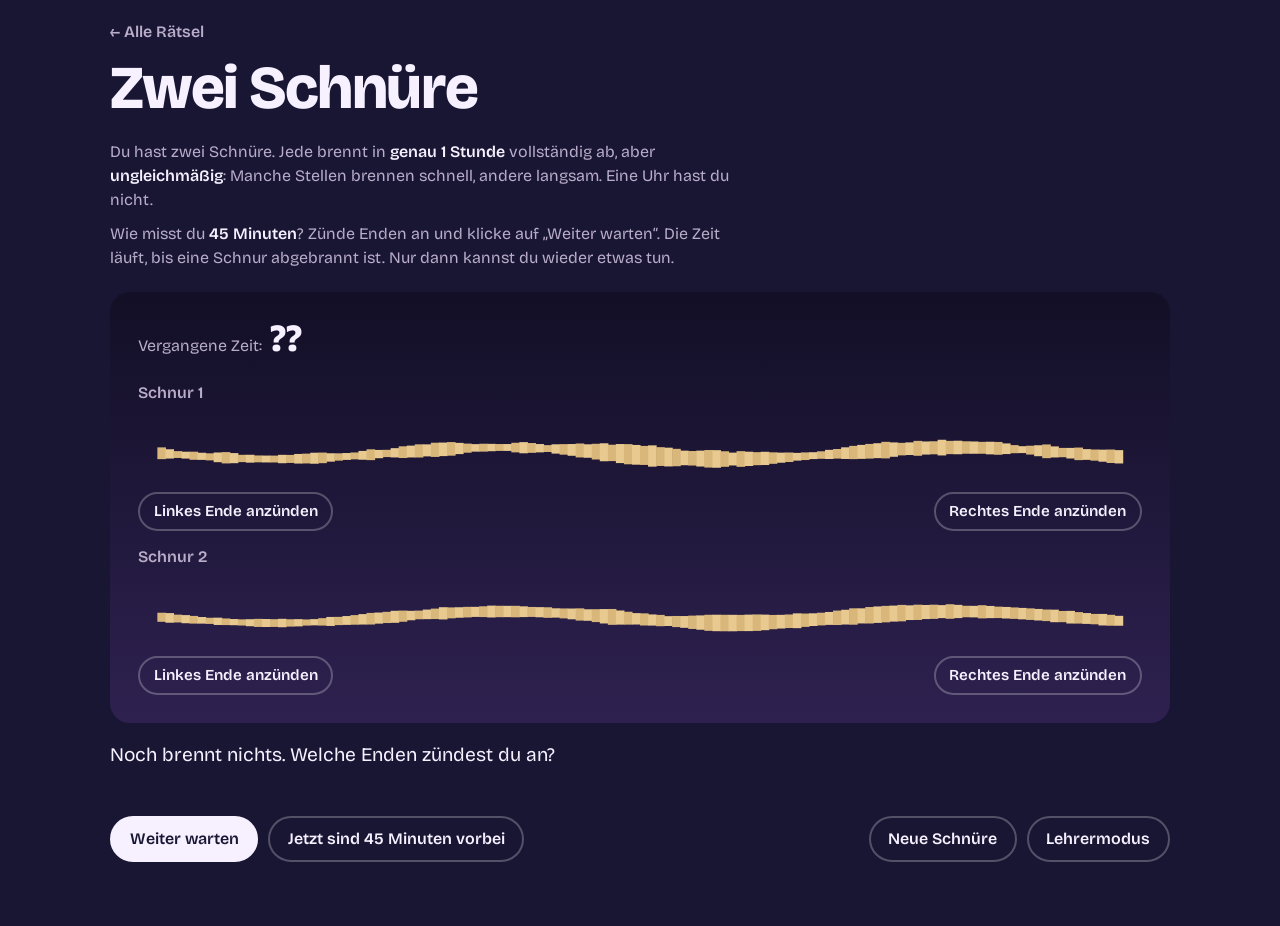
<file: schnuere.html>
<!DOCTYPE html>
<html lang="de">
<head>
<meta charset="utf-8">
<meta name="viewport" content="width=device-width, initial-scale=1">
<title>Zwei Schnüre</title>
<link rel="preconnect" href="https://fonts.googleapis.com">
<link rel="preconnect" href="https://fonts.gstatic.com" crossorigin>
<link href="https://fonts.googleapis.com/css2?family=Bricolage+Grotesque:opsz,wght@12..96,400;12..96,600;12..96,800&display=swap" rel="stylesheet">
<link rel="stylesheet" href="common.css">
<style>
  .lab{
    margin:22px 0 18px;
    padding:18px clamp(12px,3vw,28px) 22px;
    border-radius:20px;
    background:linear-gradient(180deg,#120F26,var(--dusk));
  }
  .clock{
    display:flex;
    align-items:baseline;
    gap:.5em;
    margin:0 0 6px;
    color:var(--muted);
  }
  .clock b{font-size:clamp(1.6rem,4vw,2.4rem);font-weight:800;color:var(--paper);font-variant-numeric:tabular-nums}
  .rope{margin:14px 0 6px}
  .rope h2{font-size:1rem;margin:0;color:var(--muted);font-weight:600}
  .rope svg{display:block;width:100%;height:auto;overflow:visible}
  .ends{display:flex;justify-content:space-between;gap:10px}
  .ends .btn{padding:.4em .9em;font-size:.95rem}
  .flame{font-size:34px}
  @media (max-width:560px){
    .ends .btn{font-size:.8rem;padding:.35em .6em}
  }
</style>
</head>
<body>
<main>
  <a class="back" href="./">← Alle Rätsel</a>
  <section class="intro">
    <h1>Zwei Schnüre</h1>
    <p>Du hast zwei Schnüre. Jede brennt in <strong>genau 1 Stunde</strong> vollständig ab, aber <strong>ungleichmäßig</strong>: Manche Stellen brennen schnell, andere langsam. Eine Uhr hast du nicht.</p>
    <p>Wie misst du <strong>45 Minuten</strong>? Zünde Enden an und klicke auf „Weiter warten“. Die Zeit läuft, bis eine Schnur abgebrannt ist. Nur dann kannst du wieder etwas tun.</p>
  </section>

  <div class="lab">
    <p class="clock"><span>Vergangene Zeit:</span> <b id="clock">??</b></p>
    <div class="rope" id="ropeA"></div>
    <div class="rope" id="ropeB"></div>
  </div>

  <p class="status" id="status" aria-live="polite"></p>

  <div class="row">
    <button class="btn primary" id="run">Weiter warten</button>
    <button class="btn" id="stop">Jetzt sind 45 Minuten vorbei</button>
    <span class="grow"></span>
    <button class="btn" id="reset">Neue Schnüre</button>
    <button class="btn" id="teacher">Lehrermodus</button>
  </div>

  <div class="row teacher-tools" id="teacherTools" hidden>
    <span class="label">Lehrermodus aktiv</span>
    <button class="btn" id="showSolution">Lösung zeigen</button>
    <button class="btn" id="demo">Lösung vorführen</button>
    <button class="btn" id="showClock">Uhr einblenden</button>
    <button class="btn" id="lock">Lehrermodus beenden</button>
  </div>

  <section class="solution" id="solution" hidden>
    <h2>Lösung</h2>
    <ol>
      <li>Zünde gleichzeitig <strong>ein Ende</strong> der ersten Schnur und <strong>beide Enden</strong> der zweiten Schnur an.</li>
      <li>Die zweite Schnur brennt von zwei Seiten und ist nach <strong>30 Minuten</strong> weg, egal wie ungleichmäßig sie brennt.</li>
      <li>In diesem Moment zündest du das <strong>andere Ende</strong> der ersten Schnur an.</li>
      <li>Vom ersten Seil ist noch Brennzeit für 30 Minuten übrig. Von zwei Seiten brennt es in <strong>15 Minuten</strong> ab.</li>
      <li>Wenn die erste Schnur abgebrannt ist, sind 30 + 15 = 45 Minuten vergangen.</li>
    </ol>
    <p>Achte in der Simulation darauf: Die beiden Flammen treffen sich nach 30 Minuten, aber fast nie in der Mitte der Schnur.</p>
  </section>
</main>

<script src="common.js"></script>
<script>
(() => {
  const TOTAL = 60;
  const SEG = 120;
  const MS_PER_MIN = 110;
  const W = 1000, HGT = 90, MID = 50;
  const $ = id => document.getElementById(id);
  const { wait } = Raetsel;
  const statusEl = $('status'), clockEl = $('clock');
  const runBtn = $('run'), stopBtn = $('stop'), resetBtn = $('reset'), demoBtn = $('demo');

  let ropes, T, phase, clockVisible = false, demoRunning = false;

  function makeRope(name, hostId) {
    let raw = [], v = 1;
    for (let i = 0; i < SEG; i++) {
      v = Math.min(2.2, Math.max(0.25, v + (Math.random() - 0.5) * 0.7));
      raw.push(v);
    }
    const sum = raw.reduce((a, b) => a + b, 0);
    const w = raw.map(x => x * TOTAL / sum);
    const cum = [0];
    w.forEach((x, i) => cum.push(cum[i] + x));

    const host = $(hostId);
    const segW = W / SEG;
    let rects = '';
    w.forEach((x, i) => {
      const th = 5 + (x / (TOTAL / SEG)) * 7;
      const y = MID + Math.sin(i / 9) * 6 - th / 2;
      rects += `<rect x="${(i * segW).toFixed(2)}" y="${y.toFixed(2)}" width="${(segW + 0.6).toFixed(2)}" height="${th.toFixed(2)}" />`;
    });
    host.innerHTML = `
      <h2>${name}</h2>
      <svg viewBox="-20 0 ${W + 40} ${HGT}" aria-hidden="true">
        <g class="segs">${rects}</g>
        <text class="flame fl" text-anchor="middle" y="${MID + 10}">🔥</text>
        <text class="flame fr" text-anchor="middle" y="${MID + 10}">🔥</text>
      </svg>
      <div class="ends">
        <button class="btn lightL">Linkes Ende anzünden</button>
        <button class="btn lightR">Rechtes Ende anzünden</button>
      </div>`;
    const rope = {
      name, w, cum,
      rects: [...host.querySelectorAll('rect')],
      fl: host.querySelector('.fl'),
      fr: host.querySelector('.fr'),
      btnL: host.querySelector('.lightL'),
      btnR: host.querySelector('.lightR'),
      litL: false, litR: false, tl: 0, tr: 0, doneAt: null
    };
    rope.btnL.addEventListener('click', () => { if (!demoRunning) light(rope, 'L'); });
    rope.btnR.addEventListener('click', () => { if (!demoRunning) light(rope, 'R'); });
    return rope;
  }

  // Position (0 bis 1), an der die Schnur nach t Minuten Brennzeit von links angekommen ist
  function posFromLeft(rope, t) {
    if (t <= 0) return 0;
    if (t >= TOTAL) return 1;
    let i = 0;
    while (i < SEG - 1 && rope.cum[i + 1] <= t) i++;
    return (i + (t - rope.cum[i]) / rope.w[i]) / SEG;
  }

  const done = r => r.tl + r.tr >= TOTAL - 1e-9;
  const burning = r => !done(r) && (r.litL || r.litR);
  const rate = r => (r.litL ? 1 : 0) + (r.litR ? 1 : 0);

  function draw() {
    ropes.forEach(r => {
      const a = posFromLeft(r, r.tl);
      const b = posFromLeft(r, TOTAL - r.tr);
      const gone = done(r);
      r.rects.forEach((el, i) => {
        const x = (i + 0.5) / SEG;
        const ash = gone || x < a || x > b;
        el.setAttribute('fill', ash ? '#3A3350' : (i % 2 ? '#E8C990' : '#D9B77A'));
      });
      const showL = r.litL && !gone;
      const showR = r.litR && !gone;
      r.fl.setAttribute('x', a * W);
      r.fr.setAttribute('x', b * W);
      r.fl.style.display = showL ? '' : 'none';
      r.fr.style.display = showR ? '' : 'none';
      const canAct = phase === 'wait' && !demoRunning;
      r.btnL.disabled = !canAct || r.litL || gone;
      r.btnR.disabled = !canAct || r.litR || gone;
      r.btnL.textContent = gone ? 'Abgebrannt' : r.litL ? 'Links brennt' : 'Linkes Ende anzünden';
      r.btnR.textContent = gone ? 'Abgebrannt' : r.litR ? 'Rechts brennt' : 'Rechtes Ende anzünden';
    });
    const showTime = clockVisible || phase === 'end';
    clockEl.textContent = showTime ? `${formatMin(T)} min` : '??';
    runBtn.disabled = phase !== 'wait' || demoRunning;
    stopBtn.disabled = phase !== 'wait' || demoRunning;
    resetBtn.disabled = demoRunning;
  }

  function formatMin(t) {
    const r = Math.round(t * 10) / 10;
    return Number.isInteger(r) ? String(r) : r.toFixed(1).replace('.', ',');
  }

  function setStatus(text, kind = '') {
    statusEl.textContent = text;
    statusEl.className = 'status' + (kind ? ' ' + kind : '');
  }

  function reset() {
    ropes = [makeRope('Schnur 1', 'ropeA'), makeRope('Schnur 2', 'ropeB')];
    T = 0;
    phase = 'wait';
    draw();
    setStatus('Noch brennt nichts. Welche Enden zündest du an?');
  }

  function light(rope, end) {
    if (phase !== 'wait' || done(rope)) return;
    if (end === 'L') rope.litL = true; else rope.litR = true;
    draw();
    setStatus(`${rope.name}: ${end === 'L' ? 'linkes' : 'rechtes'} Ende brennt.`);
  }

  async function run() {
    if (phase !== 'wait') return;
    const active = ropes.filter(burning);
    if (!active.length) {
      setStatus('Es brennt gerade nichts. Zünde zuerst ein Ende an.', 'warn');
      return;
    }
    const dt = Math.min(...active.map(r => (TOTAL - r.tl - r.tr) / rate(r)));
    phase = 'run';
    setStatus('Die Schnüre brennen …');
    const start = performance.now();
    const T0 = T;
    const base = active.map(r => ({ r, tl: r.tl, tr: r.tr }));
    const dur = dt * MS_PER_MIN;
    await new Promise(resolve => {
      function frame(now) {
        const e = Math.min(dt, (now - start) / MS_PER_MIN);
        T = T0 + e;
        base.forEach(({ r, tl, tr }) => {
          if (r.litL) r.tl = tl + e;
          if (r.litR) r.tr = tr + e;
        });
        draw();
        if (now - start < dur) requestAnimationFrame(frame); else resolve();
      }
      requestAnimationFrame(frame);
    });
    T = T0 + dt;
    base.forEach(({ r, tl, tr }) => {
      if (r.litL) r.tl = tl + dt;
      if (r.litR) r.tr = tr + dt;
      if (Math.abs(r.tl + r.tr - TOTAL) < 1e-6) {
        const over = r.tl + r.tr - TOTAL;
        if (r.litR) r.tr -= over; else r.tl -= over;
      }
    });
    const finished = base.filter(({ r }) => done(r)).map(({ r }) => r.name);
    phase = 'wait';
    draw();
    const stillBurning = ropes.some(burning);
    const which = finished.length === 2 ? 'Beide Schnüre sind' : `${finished[0]} ist`;
    setStatus(`${which} gerade abgebrannt. ${stillBurning ? 'Willst du jetzt etwas anzünden?' : 'Nichts brennt mehr.'}`);
  }

  function stop() {
    if (phase !== 'wait') return;
    phase = 'end';
    draw();
    if (Math.abs(T - 45) < 1e-6) {
      setStatus('Genau 45 Minuten! Du hast die Zeit ohne Uhr gemessen.', 'win');
    } else if (T === 0) {
      setStatus('Es ist noch gar keine Zeit vergangen. Starte mit „Neue Schnüre“ einen neuen Versuch.', 'warn');
    } else {
      setStatus(`Leider daneben: Es sind ${formatMin(T)} Minuten vergangen. Starte mit „Neue Schnüre“ einen neuen Versuch.`, 'warn');
    }
  }

  async function runDemo() {
    if (demoRunning) return;
    reset();
    demoRunning = true;
    demoBtn.disabled = true;
    const [a, b] = ropes;
    const step = async (fn, msg) => { fn(); setStatus(msg); draw(); await wait(1100); };
    await step(() => { a.litL = true; }, 'Schnur 1: ein Ende anzünden.');
    await step(() => { b.litL = true; b.litR = true; }, 'Schnur 2: beide Enden gleichzeitig anzünden.');
    phase = 'wait';
    await run();
    await wait(900);
    await step(() => { a.litR = true; }, 'Schnur 2 ist weg, also sind 30 Minuten um. Jetzt das zweite Ende von Schnur 1 anzünden.');
    phase = 'wait';
    await run();
    await wait(600);
    demoRunning = false;
    demoBtn.disabled = false;
    stop();
  }

  runBtn.addEventListener('click', run);
  stopBtn.addEventListener('click', stop);
  resetBtn.addEventListener('click', () => { if (!demoRunning) reset(); });
  demoBtn.addEventListener('click', runDemo);
  const clockBtn = $('showClock');
  clockBtn.addEventListener('click', () => {
    clockVisible = !clockVisible;
    clockBtn.textContent = clockVisible ? 'Uhr ausblenden' : 'Uhr einblenden';
    draw();
  });

  const hideSolution = Raetsel.toggleSolution($('showSolution'), $('solution'));
  Raetsel.initTeacher(on => {
    if (!on) {
      hideSolution();
      clockVisible = false;
      clockBtn.textContent = 'Uhr einblenden';
      draw();
    }
  });

  reset();
})();
</script>
</body>
</html>
</file>
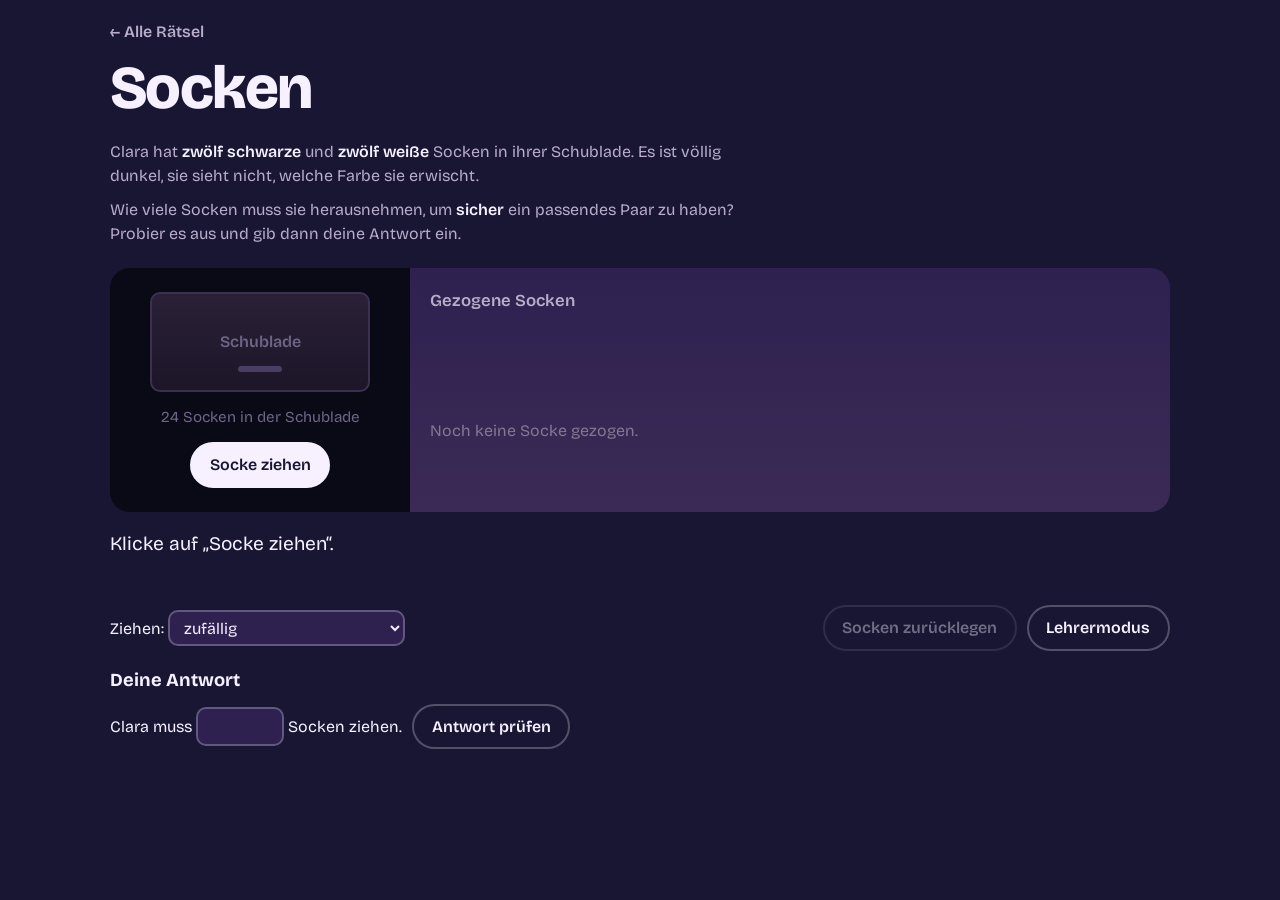
<file: socken.html>
<!DOCTYPE html>
<html lang="de">
<head>
<meta charset="utf-8">
<meta name="viewport" content="width=device-width, initial-scale=1">
<title>Socken</title>
<link rel="preconnect" href="https://fonts.googleapis.com">
<link rel="preconnect" href="https://fonts.gstatic.com" crossorigin>
<link href="https://fonts.googleapis.com/css2?family=Bricolage+Grotesque:opsz,wght@12..96,400;12..96,600;12..96,800&display=swap" rel="stylesheet">
<link rel="stylesheet" href="common.css">
<style>
  .room{
    display:grid;
    grid-template-columns:minmax(200px,300px) 1fr;
    gap:0;
    margin:22px 0 18px;
    border-radius:20px;
    overflow:hidden;
    min-height:240px;
  }
  .drawer{
    position:relative;
    background:#0A0916;
    display:flex;
    flex-direction:column;
    align-items:center;
    justify-content:center;
    gap:14px;
    padding:24px 16px;
    text-align:center;
  }
  .drawer-box{
    width:82%;
    aspect-ratio:2.2;
    border-radius:10px;
    background:linear-gradient(180deg,#2A2037,#1C1628);
    border:2px solid #3A3050;
    display:flex;
    align-items:center;
    justify-content:center;
    color:#6E6488;
    font-weight:600;
    position:relative;
  }
  .drawer-box::after{
    content:"";
    position:absolute;
    bottom:18%;
    left:40%;right:40%;
    height:6px;
    border-radius:3px;
    background:#4A3F63;
  }
  .drawer .left{color:#6E6488;font-size:.95rem;margin:0}
  .table{
    background:linear-gradient(180deg,var(--dusk),#3B2A55);
    padding:20px;
    display:flex;
    flex-direction:column;
  }
  .table h2{font-size:1.05rem;margin:0 0 10px;color:var(--muted);font-weight:600}
  .socks{
    display:flex;
    flex-wrap:wrap;
    gap:8px;
    align-items:flex-end;
    min-height:120px;
  }
  .sock{width:clamp(48px,7vw,70px);display:block}
  .sock.pair{filter:drop-shadow(0 0 6px var(--good)) drop-shadow(0 0 2px var(--good))}
  .empty-note{color:#FFFFFF60;margin:0}
  .trials{color:var(--muted);margin:0 0 16px}
  .trials b{color:var(--paper)}
  @media (max-width:700px){
    .room{grid-template-columns:1fr}
  }
</style>
</head>
<body>
<main>
  <a class="back" href="./">← Alle Rätsel</a>
  <section class="intro">
    <h1>Socken</h1>
    <p>Clara hat <strong>zwölf schwarze</strong> und <strong>zwölf weiße</strong> Socken in ihrer Schublade. Es ist völlig dunkel, sie sieht nicht, welche Farbe sie erwischt.</p>
    <p>Wie viele Socken muss sie herausnehmen, um <strong>sicher</strong> ein passendes Paar zu haben? Probier es aus und gib dann deine Antwort ein.</p>
  </section>

  <div class="room">
    <div class="drawer">
      <div class="drawer-box" aria-hidden="true">Schublade</div>
      <p class="left"><span id="left">24</span> Socken in der Schublade</p>
      <button class="btn primary" id="draw">Socke ziehen</button>
    </div>
    <div class="table">
      <h2>Gezogene Socken</h2>
      <div class="socks" id="socks"><p class="empty-note">Noch keine Socke gezogen.</p></div>
    </div>
  </div>

  <p class="status" id="status" aria-live="polite"></p>

  <div class="row">
    <label class="grow">Ziehen:
      <select id="mode">
        <option value="random">zufällig</option>
        <option value="unlucky">mit größtmöglichem Pech</option>
      </select>
    </label>
    <button class="btn" id="again">Socken zurücklegen</button>
    <button class="btn" id="teacher">Lehrermodus</button>
  </div>
  <p class="trials" id="trials" hidden></p>

  <section class="ask">
    <h2>Deine Antwort</h2>
    <div class="row">
      <label>Clara muss <input class="num-input" type="number" id="guess" min="1" max="24" inputmode="numeric"> Socken ziehen.</label>
      <button class="btn" id="check">Antwort prüfen</button>
    </div>
    <p class="status" id="answer" aria-live="polite"></p>
  </section>

  <div class="row teacher-tools" id="teacherTools" hidden>
    <span class="label">Lehrermodus aktiv</span>
    <button class="btn" id="showSolution">Lösung zeigen</button>
    <button class="btn" id="lock">Lehrermodus beenden</button>
  </div>

  <section class="solution" id="solution" hidden>
    <h2>Lösung: 3 Socken</h2>
    <ol>
      <li>Socken haben kein links und rechts. Jede schwarze passt zu jeder schwarzen, jede weiße zu jeder weißen.</li>
      <li>Mit 2 Socken kann Clara Pech haben: eine schwarze und eine weiße.</li>
      <li>Es gibt nur zwei Farben. Bei 3 Socken müssen also mindestens zwei dieselbe Farbe haben.</li>
    </ol>
    <p>Dieses Denkmuster heißt Schubfachprinzip: Legt man mehr Dinge in Schubfächer, als es Schubfächer gibt, landen in einem Fach mindestens zwei.</p>
  </section>
</main>

<script src="common.js"></script>
<script>
(() => {
  const $ = id => document.getElementById(id);
  const socksEl = $('socks'), statusEl = $('status'), drawBtn = $('draw');
  const NAME = { b: 'schwarze', w: 'weiße' };

  let left, drawn, done;
  const trials = [];

  function sockSvg(color) {
    const fill = color === 'b' ? '#16141F' : '#F6F0FF';
    const line = color === 'b' ? '#8C82A8' : '#191634';
    return `<svg class="sock" viewBox="0 0 60 92" role="img" aria-label="${NAME[color]} Socke">
      <path d="M17 3 H41 V50 C41 56 45 58 51 62 C60 68 58 86 45 86 H22 C9 86 7 75 11 66 C15 58 17 54 17 48 Z"
        fill="${fill}" stroke="${line}" stroke-width="2" stroke-linejoin="round"/>
      <path d="M17 13 H41 M17 18 H41" stroke="${line}" stroke-width="1.5" opacity=".7"/>
    </svg>`;
  }

  function setStatus(text, kind = '') {
    statusEl.textContent = text;
    statusEl.className = 'status' + (kind ? ' ' + kind : '');
  }

  function reset() {
    left = { b: 12, w: 12 };
    drawn = [];
    done = false;
    socksEl.innerHTML = '<p class="empty-note">Noch keine Socke gezogen.</p>';
    update();
    setStatus('Klicke auf „Socke ziehen“.');
  }

  function pick() {
    if ($('mode').value === 'unlucky') {
      const has = c => drawn.includes(c);
      if (!has('b') && left.b) return 'b';
      if (!has('w') && left.w) return 'w';
    }
    const total = left.b + left.w;
    return Math.random() * total < left.b ? 'b' : 'w';
  }

  function draw() {
    if (done) return;
    if (drawn.length === 0) socksEl.innerHTML = '';
    const c = pick();
    left[c]--;
    drawn.push(c);
    socksEl.insertAdjacentHTML('beforeend', sockSvg(c));
    const el = socksEl.lastElementChild;
    el.animate([
      { transform: 'translateX(-40px) scale(.6)', opacity: 0 },
      { transform: 'none', opacity: 1 }
    ], { duration: 320, easing: 'cubic-bezier(.3,1.4,.5,1)' });

    const same = drawn.filter(x => x === c).length;
    if (same >= 2) {
      done = true;
      let marked = 0;
      [...socksEl.children].forEach((s, i) => {
        if (drawn[i] === c && marked < 2) { s.classList.add('pair'); marked++; }
      });
      trials.push(drawn.length);
      setStatus(`Paar gefunden! Clara hat ${drawn.length} Socken gebraucht.`, 'win');
    } else {
      setStatus(`Eine ${NAME[c]} Socke. Noch kein Paar.`);
    }
    update();
  }

  function update() {
    $('left').textContent = left.b + left.w;
    drawBtn.disabled = done;
    $('again').disabled = drawn.length === 0;
    const t = $('trials');
    t.hidden = trials.length === 0;
    if (trials.length) {
      t.innerHTML = `Bisherige Versuche: ${trials.join(', ')}. Am meisten gebraucht: <b>${Math.max(...trials)}</b> Socken.`;
    }
  }

  $('check').addEventListener('click', () => {
    const n = Number($('guess').value);
    const a = $('answer');
    let msg, kind = 'warn';
    if (!Number.isInteger(n) || n < 1) {
      msg = 'Gib eine ganze Zahl ein.';
    } else if (n === 1) {
      msg = 'Mit einer einzigen Socke gibt es noch kein Paar.';
    } else if (n === 2) {
      msg = 'Nicht sicher: Die zwei Socken können verschiedene Farben haben. Probier es mit größtmöglichem Pech aus.';
    } else if (n === 3) {
      msg = 'Richtig! Kannst du erklären, warum drei immer reichen?';
      kind = 'win';
    } else {
      msg = `${n} Socken reichen sicher, aber es geht mit weniger. Wie viele braucht Clara im schlimmsten Fall?`;
    }
    a.textContent = msg;
    a.className = 'status ' + kind;
  });
  $('guess').addEventListener('keydown', e => { if (e.key === 'Enter') $('check').click(); });

  drawBtn.addEventListener('click', draw);
  $('again').addEventListener('click', reset);
  $('mode').addEventListener('change', reset);

  const hideSolution = Raetsel.toggleSolution($('showSolution'), $('solution'));
  Raetsel.initTeacher(on => { if (!on) hideSolution(); });

  reset();
})();
</script>
</body>
</html>
</file>
<file: common.css>
:root{
  --night:#191634;
  --dusk:#2E2150;
  --plum:#5A2C5C;
  --ember:#F06A3C;
  --paper:#F6F0FF;
  --muted:#B9ADC9;
  --amber:#FFB547;
  --teal:#6FD6C8;
  --good:#FFD58A;
  --bad:#FF9C85;
  --line:#FFFFFF40;
}
*{box-sizing:border-box}
[hidden]{display:none !important}
body{
  margin:0;
  background:var(--night);
  color:var(--paper);
  font-family:"Bricolage Grotesque",system-ui,-apple-system,"Segoe UI",sans-serif;
  line-height:1.5;
}
main{max-width:1100px;margin:0 auto;padding:20px 20px 48px}
.back{display:inline-block;margin:0 0 14px;color:var(--muted);text-decoration:none;font-weight:600}
.back:hover{color:var(--paper)}
.intro h1{
  font-size:clamp(2.2rem,5.5vw,3.8rem);
  font-weight:800;
  line-height:1;
  letter-spacing:-.025em;
  margin:0 0 .35em;
}
.intro p{max-width:64ch;margin:0 0 .6em;color:var(--muted)}
.intro strong{color:var(--paper);font-weight:600}
.status{min-height:3.2em;font-size:clamp(1rem,2vw,1.2rem);margin:0 0 14px;max-width:70ch}
.status.win{color:var(--good);font-weight:600}
.status.warn{color:var(--bad)}
.row{display:flex;flex-wrap:wrap;gap:10px;align-items:center;margin-bottom:16px}
.grow{margin-right:auto}
.counter{color:var(--muted)}
.counter b{color:var(--paper);font-size:1.5rem;font-weight:800;margin-right:.15em}
.btn{
  font:inherit;
  font-weight:600;
  padding:.55em 1.1em;
  border-radius:999px;
  border:2px solid var(--line);
  background:transparent;
  color:var(--paper);
  cursor:pointer;
}
.btn:hover:not(:disabled){border-color:var(--paper)}
.btn.primary{background:var(--paper);color:var(--night);border-color:var(--paper)}
.btn:disabled{opacity:.4;cursor:default}
button:focus-visible,input:focus-visible,select:focus-visible,a:focus-visible{outline:3px solid var(--good);outline-offset:2px}
select,.num-input{
  font:inherit;
  background:var(--dusk);
  color:var(--paper);
  border:2px solid var(--line);
  border-radius:10px;
  padding:.35em .6em;
}
.num-input{width:5.5em}
.settings{display:flex;flex-direction:column;gap:8px;color:var(--muted);margin-bottom:16px}
.settings label{display:flex;gap:.5em;align-items:center;cursor:pointer}
input[type=checkbox]{width:1.1em;height:1.1em;accent-color:var(--amber)}
.teacher-tools{padding:12px 14px;border:2px dashed #FFD58A80;border-radius:14px}
.teacher-tools .label{color:var(--good);font-weight:600;margin-right:auto}
.solution{
  max-width:70ch;
  padding:14px 18px;
  border-left:4px solid var(--good);
  background:#FFFFFF0D;
  border-radius:0 12px 12px 0;
  margin-bottom:16px;
}
.solution h2{margin:0 0 .3em;font-size:1.15rem}
.solution ol{margin:0;padding-left:1.4em}
.solution li{margin-bottom:.35em}
.solution p{margin:.5em 0 0;color:var(--muted)}
.ask{margin:0 0 18px}
.ask h2{font-size:1.15rem;margin:0 0 .5em}
dialog.pw{
  background:var(--dusk);
  color:var(--paper);
  border:2px solid var(--line);
  border-radius:16px;
  padding:22px 24px;
  width:min(92vw,360px);
}
dialog.pw::backdrop{background:#0008}
dialog.pw h2{margin:0 0 .3em;font-size:1.3rem}
dialog.pw p{margin:0 0 .8em;color:var(--muted)}
dialog.pw input{
  width:100%;
  font:inherit;
  padding:.5em .7em;
  border-radius:10px;
  border:2px solid var(--line);
  background:var(--night);
  color:var(--paper);
}
dialog.pw .error{color:var(--bad);min-height:1.5em;margin:.4em 0 .6em}
dialog.pw .row{justify-content:flex-end;margin:0}
</file>
